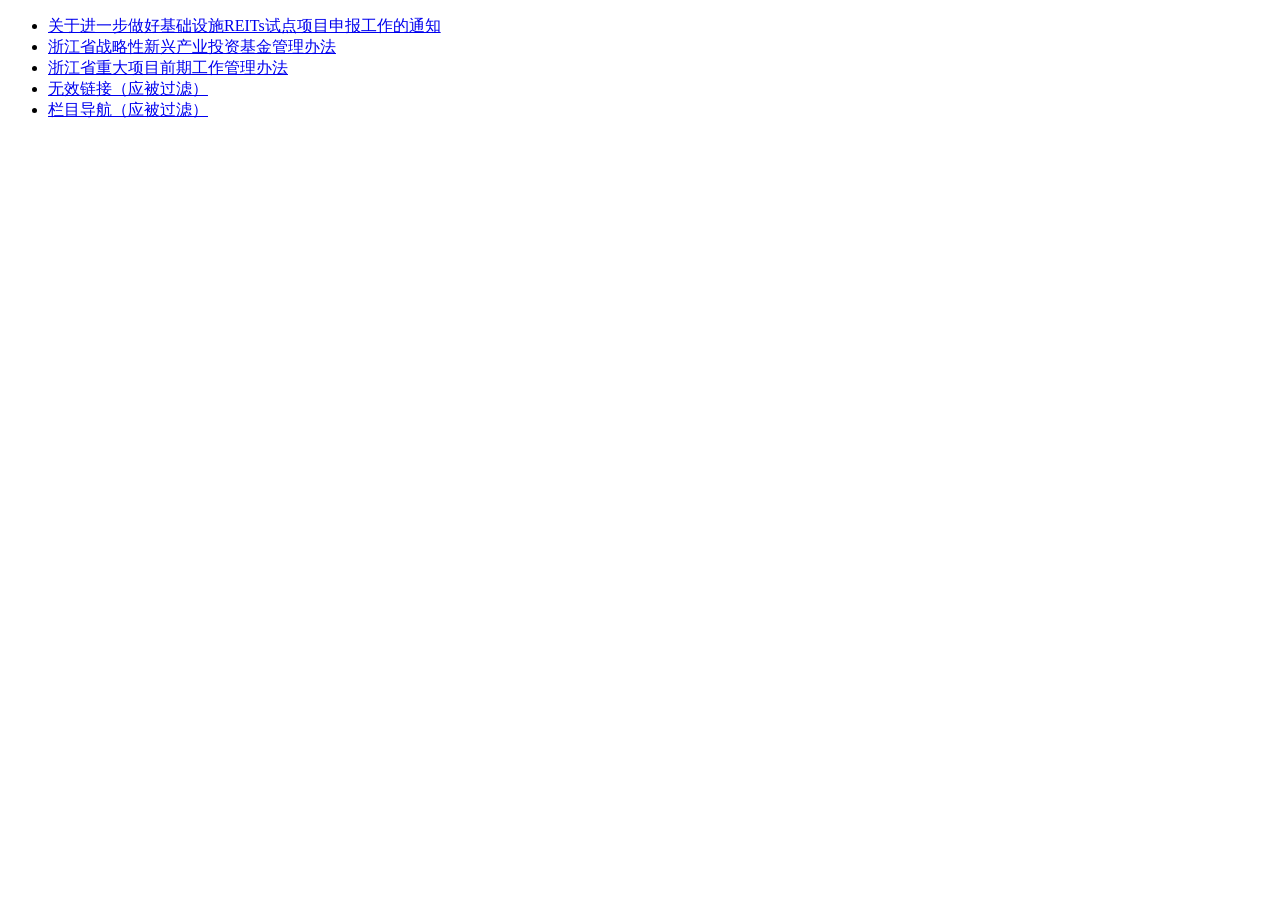
<file: samples/list.html>
<!DOCTYPE html>
<html lang="zh-CN">
<head><meta charset="UTF-8"><title>本地样例栏目列表</title></head>
<body>
<ul>
  <li><a href="./policies/ndrc_reits_2026.html">关于进一步做好基础设施REITs试点项目申报工作的通知</a></li>
  <li><a href="./policies/zj_fund_2026.html">浙江省战略性新兴产业投资基金管理办法</a></li>
  <li><a href="./policies/zj_major_projects_2025.html">浙江省重大项目前期工作管理办法</a></li>
  <li><a href="javascript:void(0)">无效链接（应被过滤）</a></li>
  <li><a href="/xxgk/zcfb/">栏目导航（应被过滤）</a></li>
</ul>
</body>
</html>
</file>
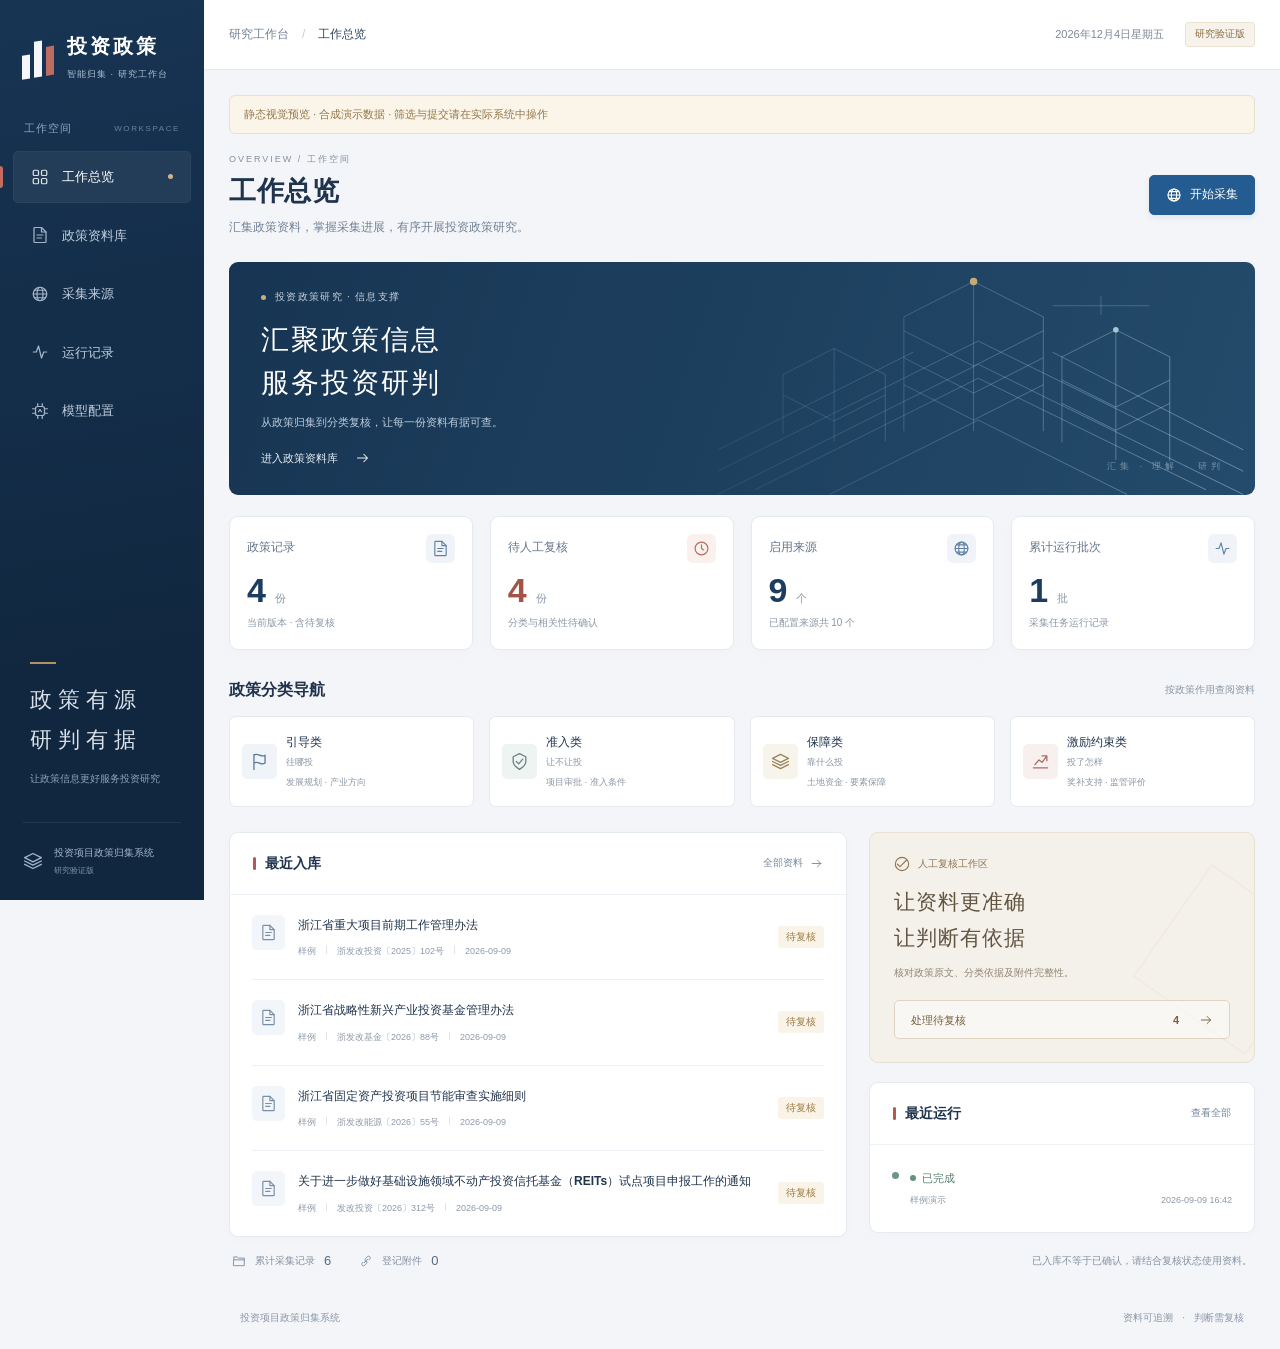
<file: docs/ui/preview.html>
<!DOCTYPE html><html lang="zh-CN"><head><meta charset="utf-8"><meta name="viewport" content="width=device-width, initial-scale=1"><title>投资政策工作台 · 界面预览</title><style>/* Investment policy workspace — sober institutional blue, paper white, restrained vermilion. */
:root {
  --navy:#142e4c;
  --navy-deep:#10253e;
  --blue:#245e98;
  --ink:#20344d;
  --muted:#738297;
  --line:#e5eaf0;
  --paper:#fff;
  --bg:#f3f5f8;
  --red:#b4524d;
  --gold:#b09564;
  --radius:9px;
  --shadow:0 3px 16px #17324f04
}
* {
  box-sizing:border-box
}
body {
  margin:0;
  color:var(--ink);
  background:var(--bg);
  font:14px/1.65 "Noto Sans CJK SC","Microsoft YaHei","PingFang SC",-apple-system,BlinkMacSystemFont,"Segoe UI",sans-serif;
  -webkit-font-smoothing:antialiased
}
a {
  color:var(--blue);
  text-decoration:none
}
button,input,select,textarea {
  font:inherit
}
button,a,input,select,summary {
  touch-action:manipulation
}
a:hover {
  color:#163e68
}
svg.icon {
  flex-shrink:0;
  vertical-align:middle
}
h1,h2,h3,p {
  margin:0
}
h1 {
  font-size:27px;
  line-height:1.4;
  font-weight:650;
  letter-spacing:.6px
}
h2 {
  font-size:16px;
  font-weight:650
}
h3 {
  font-size:14px;
  font-weight:550
}
input,select,textarea {
  color:var(--ink);
  background:white;
  border:1px solid #dbe2eb;
  border-radius:5px;
  padding:9px 12px;
  min-height:40px;
  max-width:100%
}
input::placeholder {
  color:#8995a5
}
input[type=checkbox] {
  min-height:0;
  accent-color:var(--blue)
}
input:focus,select:focus,textarea:focus {
  border-color:#4c7caa;
  outline:3px solid #245e9814
}
a:focus-visible,button:focus-visible,summary:focus-visible {
  outline:3px solid #a58043;
  outline-offset:4px
}
button {
  cursor:pointer
}
summary {
  cursor:pointer;
  color:var(--blue)
}
details[open] summary {
  margin-bottom:10px
}
.skip-link {
  position:fixed;
  left:12px;
  top:-80px;
  z-index:100;
  background:white;
  padding:10px 18px
}
.skip-link:focus {
  top:10px
}
.sidebar {
  position:fixed;
  inset:0 auto 0 0;
  width:230px;
  background:linear-gradient(170deg,#173453 0%,#11273f 75%);
  color:#ccd7e4;
  display:flex;
  flex-direction:column;
  z-index:20
}
.brand {
  display:flex;
  align-items:center;
  gap:14px;
  padding:32px 25px 35px;
  color:white
}
.brand:hover {
  color:white
}
.brand strong {
  display:block;
  font-size:22px;
  letter-spacing:3px;
  line-height:1.45;
  font-weight:650
}
.brand small {
  font-size:10px;
  color:#adbed1;
  letter-spacing:1px
}
.brand-mark {
  height:37px;
  width:34px;
  display:flex;
  align-items:flex-end;
  gap:4px;
  transform:skewY(-9deg)
}
.brand-mark i {
  width:8px;
  background:#f4f6fa;
  height:24px
}
.brand-mark i:nth-child(2) {
  height:36px
}
.brand-mark i:nth-child(3) {
  height:29px;
  background:#bf6b61
}
.nav-caption {
  display:flex;
  align-items:center;
  justify-content:space-between;
  margin:0 24px 14px;
  color:#8ea5bd;
  font-size:11px;
  letter-spacing:1px
}
.nav-caption span {
  font-size:8px;
  letter-spacing:1.6px;
  opacity:.7
}
.side-nav {
  padding:0 13px
}
.nav-item {
  position:relative;
  display:flex;
  align-items:center;
  gap:13px;
  padding:14px 17px;
  margin-bottom:7px;
  color:#becddd;
  font-size:13px;
  border:1px solid transparent;
  border-radius:5px;
  transition:background .18s
}
.nav-item .icon {
  width:18px;
  height:18px;
  opacity:.85
}
.nav-item:hover {
  color:#fff;
  background:#ffffff08
}
.nav-item.active {
  color:white;
  background:#ffffff10;
  border-color:#ffffff08
}
.nav-item.active:before {
  content:"";
  position:absolute;
  left:-14px;
  width:3px;
  height:22px;
  background:#c56c61;
  border-radius:0 3px 3px 0
}
.nav-indicator {
  margin-left:auto;
  width:5px;
  height:5px;
  border-radius:50%;
  background:#d0b786
}
.sidebar-note {
  margin:auto 30px 34px;
  padding-top:60px
}
.note-line {
  display:block;
  width:26px;
  height:2px;
  background:#af9363;
  margin-bottom:16px
}
.sidebar-note p {
  font-size:22px;
  font-family:"Noto Serif CJK SC","STSong","SimSun",serif;
  line-height:1.8;
  letter-spacing:6px;
  color:#d8e0e9
}
.sidebar-note small {
  display:block;
  font-size:10px;
  color:#8ea3bb;
  margin-top:12px
}
.sidebar-foot {
  display:flex;
  align-items:center;
  gap:11px;
  margin:0 23px;
  padding:22px 0;
  border-top:1px solid #ffffff12;
  font-size:10px;
  color:#a3b5c9
}
.sidebar-foot small {
  display:block;
  color:#7c94ae;
  margin-top:3px
}
.workspace {
  margin-left:230px;
  min-height:100vh;
  display:flex;
  flex-direction:column
}
.workspace-bar {
  height:70px;
  background:white;
  border-bottom:1px solid var(--line);
  padding:0 36px;
  display:flex;
  align-items:center;
  justify-content:space-between;
  gap:16px
}
.breadcrumb {
  font-size:12px;
  color:var(--muted);
  display:flex;
  align-items:center;
  gap:13px
}
.breadcrumb strong {
  font-weight:500;
  color:#31465f
}
.breadcrumb>span {
  color:#c3ccd6
}
.bar-meta {
  display:flex;
  gap:21px;
  align-items:center;
  color:#7c8999;
  font-size:11px
}
.edition {
  color:#8b6e43;
  background:#f7f3ec;
  border:1px solid #ece2d0;
  border-radius:3px;
  padding:3px 9px;
  font-size:10px
}
main {
  width:100%;
  max-width:1650px;
  margin:0 auto;
  padding:29px 36px 24px;
  flex:1;
  min-width:0
}
.page-heading {
  display:flex;
  justify-content:space-between;
  align-items:center;
  gap:20px;
  margin-bottom:25px
}
.eyebrow {
  font-size:9px;
  letter-spacing:2px;
  color:#8391a2;
  font-weight:500;
  margin-bottom:6px
}
.page-heading p {
  font-size:12px;
  color:var(--muted);
  margin-top:7px
}
.heading-action {
  flex-shrink:0
}
.foot {
  padding:16px 36px 22px;
  color:#8b97a7;
  font-size:10px;
  display:flex;
  justify-content:space-between
}
.footer-sep {
  margin:0 9px
}
.hero {
  min-height:223px;
  background:linear-gradient(108deg,#173553,#244b6b);
  border-radius:var(--radius);
  position:relative;
  overflow:hidden;
  padding:27px 32px;
  color:#fff;
  display:flex;
  justify-content:space-between
}
.hero-copy {
  position:relative;
  z-index:1
}
.hero-label {
  font-size:10px;
  color:#c4d0db;
  letter-spacing:1.3px;
  display:flex;
  align-items:center;
  gap:9px
}
.hero-label i {
  height:5px;
  width:5px;
  border-radius:50%;
  background:#c7ae7e
}
.hero h2 {
  font-size:28px;
  line-height:1.55;
  letter-spacing:2px;
  margin:12px 0 8px;
  font-weight:550
}
.hero p {
  color:#bdcddd;
  font-size:11px
}
.hero a {
  display:flex;
  align-items:center;
  gap:17px;
  color:#e7edf3;
  font-size:11px;
  margin-top:17px;
  width:fit-content
}
.hero a .icon {
  width:15px
}
.hero-art {
  position:absolute;
  width:53%;
  height:100%;
  right:0;
  bottom:0
}
.hero-art svg {
  width:100%;
  height:100%;
  object-fit:cover
}
.hero-art>span {
  position:absolute;
  right:31px;
  bottom:21px;
  font-size:9px;
  letter-spacing:4px;
  color:#afc0cf;
  opacity:.6
}
.metrics-grid {
  display:grid;
  grid-template-columns:repeat(4,minmax(0,1fr));
  gap:17px;
  margin:21px 0 27px
}
.metric {
  background:white;
  border:1px solid var(--line);
  border-radius:var(--radius);
  padding:19px 21px;
  box-shadow:var(--shadow)
}
.metric-top {
  display:flex;
  align-items:center;
  justify-content:space-between;
  color:#64758a;
  font-size:12px
}
.metric-icon {
  background:#f0f4f9;
  border-radius:6px;
  color:#6282a3;
  padding:6px;
  line-height:1
}
.metric-icon .icon {
  width:17px;
  height:17px
}
.metric-value {
  font-family:"Segoe UI",Arial,sans-serif;
  font-size:34px;
  line-height:1.4;
  font-weight:600;
  color:#1c3c60;
  margin:4px 0 1px;
  font-variant-numeric:tabular-nums
}
.metric-value>span {
  font:11px "Microsoft YaHei",sans-serif;
  color:#8b98a6;
  margin-left:9px
}
.metric-sub {
  font-size:10px;
  color:#8b98a6
}
.metric.attention .metric-icon {
  background:#faf1ee;
  color:#b56b5d
}
.metric.attention .metric-value {
  color:#a25449
}
.section-heading {
  display:flex;
  align-items:center;
  justify-content:space-between;
  margin-bottom:13px
}
.section-heading span {
  color:#8a97a6;
  font-size:10px
}
.category-grid {
  display:grid;
  grid-template-columns:repeat(4,minmax(0,1fr));
  gap:15px;
  margin-bottom:25px
}
.category-card {
  background:white;
  border:1px solid var(--line);
  border-radius:7px;
  padding:19px 17px;
  display:flex;
  align-items:center;
  gap:11px;
  color:var(--ink);
  transition:border-color .2s,transform .2s
}
.category-card:hover {
  border-color:#bbc9d7;
  transform:translateY(-2px)
}
.category-icon {
  color:#577b9f;
  background:#f0f4f8;
  border-radius:5px;
  display:flex;
  padding:8px
}
.category-icon .icon {
  width:19px;
  height:19px
}
.category-card h3 {
  font-size:12px;
  white-space:nowrap
}
.category-card h3 span {
  font-size:9px;
  margin-left:7px;
  color:#8693a3;
  font-weight:400
}
.category-card p {
  font-size:9px;
  color:#8a97a5;
  margin-top:5px;
  white-space:nowrap
}
.category-arrow {
  margin-left:auto;
  width:13px;
  height:13px;
  color:#a3afbb
}
.access .category-icon {
  color:#68867f;
  background:#eef4f2
}
.guarantee .category-icon {
  color:#9a835c;
  background:#f7f4ec
}
.incentive .category-icon {
  color:#a76e65;
  background:#f8f0ee
}
.dashboard-columns {
  display:grid;
  grid-template-columns:minmax(0,1.8fr) minmax(280px,1fr);
  gap:22px;
  align-items:start
}
.panel {
  background:white;
  border:1px solid var(--line);
  border-radius:var(--radius);
  box-shadow:var(--shadow);
  min-width:0;
  overflow:hidden
}
.panel-heading {
  display:flex;
  align-items:center;
  justify-content:space-between;
  gap:15px;
  padding:19px 23px;
  border-bottom:1px solid #edf0f4
}
.panel-heading h2 {
  font-size:14px;
  position:relative;
  padding-left:12px
}
.panel-heading h2:before {
  content:"";
  position:absolute;
  left:0;
  top:5px;
  width:3px;
  height:13px;
  background:#b55850;
  border-radius:2px
}
.text-link {
  font-size:10px;
  white-space:nowrap;
  color:#74879c
}
.text-link .icon {
  width:13px;
  height:13px;
  margin-left:4px
}
.policy-feed {
  padding:0 22px
}
.feed-row {
  display:flex;
  align-items:center;
  gap:13px;
  padding:20px 0;
  border-bottom:1px solid #eef1f5;
  color:var(--ink)
}
.feed-row:last-child {
  border-bottom:0
}
.feed-row:hover h3 {
  color:var(--blue)
}
.document-icon {
  background:#f2f5f9;
  color:#788fa6;
  padding:9px 8px;
  border-radius:5px;
  line-height:1;
  align-self:flex-start
}
.document-icon .icon {
  width:17px;
  height:17px
}
.feed-content {
  flex:1;
  min-width:0
}
.feed-content h3 {
  font-size:12px;
  line-height:1.8;
  display:-webkit-box;
  -webkit-line-clamp:2;
  -webkit-box-orient:vertical;
  overflow:hidden
}
.feed-content p {
  display:flex;
  gap:10px;
  flex-wrap:wrap;
  font-size:9px;
  color:#8c99a9;
  margin-top:8px
}
.feed-content p>span+span:before {
  content:"";
  display:inline-block;
  height:8px;
  width:1px;
  background:#dfe5ed;
  margin-right:10px
}
.feed-row .tag {
  align-self:center;
  flex-shrink:0
}
.dashboard-aside {
  display:grid;
  gap:19px
}
.review-callout {
  padding:23px 24px;
  background:#f4f0ea;
  border:1px solid #e9e0d3;
  border-radius:var(--radius);
  position:relative;
  overflow:hidden
}
.review-callout:after {
  content:"";
  position:absolute;
  width:135px;
  height:135px;
  border:1px solid #b69c701a;
  transform:rotate(35deg);
  right:-43px;
  top:58px;
  pointer-events:none
}
.callout-top {
  display:flex;
  align-items:center;
  gap:8px;
  font-size:10px;
  color:#90764f
}
.callout-top .icon {
  width:16px;
  height:16px
}
.review-callout h3 {
  font-family:"Noto Serif CJK SC","STSong","SimSun",serif;
  font-size:21px;
  line-height:1.7;
  letter-spacing:1px;
  margin:13px 0 8px;
  color:#615440
}
.review-callout p {
  font-size:10px;
  color:#928573
}
.review-callout .btn {
  margin-top:19px;
  display:flex;
  justify-content:space-between;
  border-color:#dfd4c1;
  color:#78613f;
  background:#ffffff70;
  font-size:11px;
  position:relative;
  z-index:1
}
.review-callout .btn>span {
  margin-left:auto;
  margin-right:12px;
  font-weight:600
}
.review-callout .btn .icon {
  width:14px
}
.run-feed {
  padding:5px 22px 9px
}
.run-item {
  display:flex;
  align-items:flex-start;
  gap:11px;
  padding:15px 0;
  position:relative
}
.run-item:not(:last-child):after {
  position:absolute;
  left:3px;
  top:29px;
  bottom:-11px;
  width:1px;
  background:#e7ecf2;
  content:""
}
.timeline-dot {
  position:relative;
  z-index:1;
  width:7px;
  height:7px;
  background:#899bae;
  border-radius:50%;
  margin-top:7px;
  flex-shrink:0
}
.timeline-dot.ok {
  background:#6c9685
}
.timeline-dot.failed {
  background:#b86b61
}
.timeline-dot.partial {
  background:#b79b6a
}
.run-item>div {
  width:100%;
  min-width:0
}
.run-item p {
  display:flex;
  gap:10px;
  justify-content:space-between;
  font-size:9px;
  color:#8c98a6;
  margin-top:5px
}
.overview-strip {
  display:flex;
  align-items:center;
  gap:28px;
  padding:16px 3px 0;
  font-size:10px;
  color:#8492a3;
  flex-wrap:wrap
}
.overview-strip>div {
  display:flex;
  gap:9px;
  align-items:center
}
.overview-strip .icon {
  width:14px;
  height:14px
}
.overview-strip strong {
  font:500 13px "Segoe UI",sans-serif;
  color:#556c83
}
.overview-strip>p {
  margin-left:auto
}
.btn {
  display:inline-flex;
  align-items:center;
  justify-content:center;
  gap:8px;
  padding:9px 16px;
  border:1px solid #d5dee8;
  border-radius:5px;
  background:white;
  color:#4e627a;
  font-size:12px;
  min-height:39px;
  white-space:nowrap;
  font-weight:500;
  transition:background .16s,border-color .16s
}
.btn .icon {
  width:16px;
  height:16px
}
.btn:hover {
  background:#f3f6fa;
  color:#27496b;
  border-color:#b7c8d9
}
.btn.primary {
  background:#245b90;
  border-color:#245b90;
  color:white;
  box-shadow:0 3px 6px #1e528514
}
.btn.primary:hover {
  background:#184a7b
}
.btn.ok {
  background:#f0f6f3;
  color:#48795f;
  border-color:#ccdfd5
}
.btn.warn {
  background:#faf1ed;
  color:#a46948;
  border-color:#ead7c9
}
.btn.sm {
  padding:6px 10px;
  min-height:32px;
  font-size:11px
}
.tag,.chip {
  display:inline-block;
  font-size:10px;
  line-height:1.8;
  padding:2px 8px;
  border-radius:3px;
  white-space:nowrap;
  background:#edf2f8;
  color:#587898;
  font-weight:400
}
.tag.warn {
  background:#faf3e7;
  color:#9b7a41
}
.tag.bad {
  background:#faeeed;
  color:#ad645e
}
.tag.ok {
  background:#edf5f1;
  color:#548772
}
.chip {
  margin:3px 5px 0 0
}
.status-pill {
  display:inline-flex;
  align-items:center;
  gap:6px;
  font-size:11px;
  color:#63758a;
  white-space:nowrap
}
.status-pill>i,.dot {
  width:6px;
  height:6px;
  border-radius:50%;
  display:inline-block;
  background:#94a4b5
}
.status-pill.ok {
  color:#56816c
}
.status-pill.ok>i,.dot.ok {
  background:#63927a
}
.status-pill.partial {
  color:#9c8255
}
.status-pill.partial>i,.dot.partial {
  background:#b79b6a
}
.status-pill.failed {
  color:#ad645e
}
.status-pill.failed>i,.dot.failed {
  background:#b96860
}
.status-pill.running {
  color:#3f77a9
}
.status-pill.running>i,.dot.running {
  background:#598dc0
}
.empty-state {
  text-align:center;
  padding:48px 24px
}
.empty-icon {
  display:inline-flex;
  align-items:center;
  justify-content:center;
  width:55px;
  height:55px;
  border-radius:50%;
  background:#f2f5f9;
  color:#8b9fb4;
  margin-bottom:13px
}
.empty-icon .icon {
  width:25px;
  height:25px
}
.empty-state h3 {
  color:#75879a;
  font-size:13px
}
.empty-state p {
  color:#98a3af;
  font-size:11px;
  margin-top:7px
}
.empty {
  padding:30px;
  color:#8b98a7;
  font-size:12px;
  text-align:center
}
.flash,.hint,.preview-banner {
  padding:13px 17px;
  border:1px solid #dfe8f0;
  border-radius:6px;
  background:#edf3f8;
  font-size:12px;
  color:#657c92;
  margin-bottom:18px;
  line-height:1.9
}
.flash.ok {
  background:#edf5f0;
  color:#47785e;
  border-color:#cfe1d6
}
.flash.warn,.preview-banner {
  background:#faf4e9;
  color:#957749;
  border-color:#ece0c8
}
.preview-banner {
  font-size:11px;
  padding:8px 14px
}
.notice {
  display:flex;
  gap:11px;
  align-items:flex-start;
  background:#edf3f8;
  padding:16px 19px;
  border:1px solid #dfe8f0;
  border-radius:7px;
  font-size:12px;
  color:#657c92;
  margin-bottom:22px
}
.notice .icon {
  color:#819ab3;
  margin-top:1px;
  width:17px;
  flex-shrink:0
}
.notice strong {
  display:block;
  font-weight:500;
  color:#4c6b88;
  margin-bottom:3px
}
.notice p {
  font-size:11px
}
.dim,.meta,.id {
  color:#8b98a7;
  font-size:11px
}
.mono {
  font-family:Consolas,"SFMono-Regular",monospace;
  font-size:11px;
  overflow-wrap:anywhere
}
.sm {
  font-size:11px
}
.id {
  white-space:nowrap
}
.id .dim {
  display:block;
  font-size:9px
}
.meta {
  white-space:nowrap
}
.table-scroll {
  overflow:auto
}
.table-scroll:focus-visible {
  outline:2px solid #b09564;
  outline-offset:-2px
}
table.list {
  width:100%;
  border-collapse:collapse;
  text-align:left
}
table.list th {
  padding:14px 18px;
  background:#f8fafc;
  color:#7d8b9c;
  font-size:10px;
  font-weight:500;
  white-space:nowrap;
  border-bottom:1px solid var(--line)
}
table.list td {
  padding:18px;
  border-bottom:1px solid #edf0f4;
  vertical-align:top;
  font-size:11px;
  line-height:1.9
}
table.list tr:last-child td {
  border-bottom:0
}
table.list tbody tr:hover {
  background:#fafbfd
}
td.tt {
  min-width:230px;
  max-width:420px
}
td.tt a {
  font-size:12px;
  color:#324c68;
  font-weight:500
}
.list .mono {
  font-size:10px
}
.table-caption {
  display:flex;
  justify-content:space-between;
  gap:12px;
  padding:17px 20px;
  border-bottom:1px solid var(--line);
  align-items:center
}
.table-caption h2 {
  font-size:13px
}
.table-caption span {
  font-size:10px;
  color:#8b97a6
}
.filter-panel {
  padding:21px 23px;
  margin-bottom:21px
}
.filter-panel h2 {
  font-size:12px;
  margin-bottom:15px
}
.filter {
  display:flex;
  align-items:center;
  gap:10px;
  flex-wrap:wrap
}
.filter input {
  min-width:200px;
  flex:1
}
.filter select {
  min-width:130px;
  font-size:11px
}
.filter input {
  font-size:12px
}
.filter .search-field {
  display:flex;
  align-items:center;
  position:relative;
  flex:1;
  min-width:220px
}
.search-field .icon {
  position:absolute;
  left:12px;
  width:16px;
  height:16px;
  color:#9aa8b7
}
.search-field input {
  padding-left:37px;
  width:100%
}
.pager {
  display:flex;
  align-items:center;
  justify-content:flex-end;
  gap:14px;
  padding:17px 22px;
  border-top:1px solid var(--line)
}
.pg {
  font-size:11px;
  color:#8290a0
}
.source-site {
  font-size:12px;
  font-weight:500;
  color:#314a65
}
.source-code {
  font-size:10px;
  color:#96a2af;
  margin-top:4px
}
.source-notes {
  max-width:340px;
  margin-top:10px;
  font-size:10px;
  color:#8998a8
}
.source-notes summary {
  color:#7d8da0
}
.source-error {
  color:#af6a5c;
  margin-top:8px;
  overflow-wrap:anywhere;
  max-width:300px
}
.source-actions {
  display:flex;
  gap:7px;
  align-items:center
}
.source-actions select {
  font-size:10px;
  padding:6px;
  min-height:32px
}
.source-link {
  display:inline-flex;
  gap:5px;
  align-items:center;
  font-size:10px;
  margin-top:7px
}
.source-link .icon {
  width:12px;
  height:12px
}
.crumb {
  margin-bottom:16px;
  font-size:12px
}
.detail-head {
  background:#fff;
  border:1px solid var(--line);
  border-top:3px solid #b35d55;
  border-radius:6px;
  padding:29px 33px
}
.detail-head h1 {
  font:600 23px/1.7 "Noto Serif CJK SC","STSong","SimSun",serif;
  letter-spacing:.5px;
  max-width:1000px;
  margin:12px 0 22px
}
.document-label {
  font-size:10px;
  letter-spacing:2px;
  color:#a16a60
}
.meta-line {
  display:flex;
  flex-wrap:wrap;
  gap:10px 25px;
  border-top:1px solid #edf0f4;
  padding-top:18px
}
.meta-line .kv {
  font-size:11px;
  color:#7b8a9b
}
.meta-line b {
  font-weight:500;
  color:#4b6179
}
.cats {
  margin-top:17px
}
.document-layout {
  display:grid;
  grid-template-columns:minmax(0,1fr) 300px;
  gap:23px;
  align-items:start;
  margin-top:22px
}
.document-body {
  padding:27px 32px
}
.document-body h2 {
  font-size:14px;
  margin-bottom:22px;
  display:flex;
  align-items:center;
  gap:8px
}
.document-body h2 .icon {
  width:16px;
  color:#8093a7
}
pre.content {
  white-space:pre-wrap;
  overflow-wrap:anywhere;
  word-break:break-word;
  font-family:"Noto Serif CJK SC","STSong","SimSun",serif;
  font-size:15px;
  line-height:2.3;
  color:#374c63;
  max-height:800px;
  overflow:auto;
  margin:0
}
.document-aside {
  display:grid;
  gap:18px
}
.review {
  background:#fff;
  border:1px solid var(--line);
  border-radius:var(--radius);
  padding:23px
}
.review-title {
  font-size:14px;
  font-weight:600;
  margin-bottom:14px
}
.review-row {
  display:flex;
  gap:9px;
  flex-wrap:wrap
}
.review-row .btn {
  font-size:11px
}
.review-categories {
  margin:17px 0;
  display:grid;
  grid-template-columns:1fr 1fr;
  gap:9px
}
.chk {
  font-size:11px;
  color:#697d92;
  display:flex;
  gap:6px;
  align-items:center
}
.reason {
  font-size:11px;
  color:#75869a;
  line-height:1.9;
  margin-top:17px;
  overflow-wrap:anywhere
}
.reason b {
  display:block;
  color:#51697f;
  font-weight:500;
  margin-bottom:5px
}
.review.done {
  background:#f3f8f5;
  border-color:#dce9e1
}
.detail-block {
  padding:20px 23px
}
.detail-block h2 {
  font-size:13px;
  margin-bottom:14px
}
.detail-block p {
  font-size:11px;
  overflow-wrap:anywhere;
  color:#76869a;
  margin-bottom:10px
}
.attachment-table {
  margin-top:22px
}
.attachment-table pre.content {
  max-height:400px;
  font-size:12px;
  padding:14px;
  background:#fafbfd;
  border:1px solid var(--line);
  border-radius:4px
}
.attachment-table .hint {
  font-size:10px;
  margin:8px 0;
  padding:7px 10px
}
.settings-layout {
  display:grid;
  grid-template-columns:minmax(0,1.7fr) minmax(250px,1fr);
  gap:24px;
  align-items:start
}
.settings-form {
  padding:26px 28px
}
.form-grid {
  display:grid;
  grid-template-columns:1fr 1fr;
  gap:23px
}
.form-field {
  display:flex;
  flex-direction:column;
  gap:8px
}
.form-field.full {
  grid-column:1/-1
}
.form-field label {
  font-size:12px;
  color:#536b82
}
.form-field input,.form-field select {
  width:100%;
  font-size:12px
}
.form-field small {
  font-size:10px;
  color:#93a0af
}
.form-actions {
  display:flex;
  align-items:center;
  gap:12px;
  margin-top:25px;
  padding-top:23px;
  border-top:1px solid var(--line)
}
.settings-aside {
  padding:25px
}
.settings-aside h2 {
  font-size:14px;
  margin-bottom:17px
}
.settings-step {
  display:flex;
  gap:13px;
  margin-top:20px
}
.settings-step>span {
  font:500 12px "Segoe UI",sans-serif;
  color:#9b845b;
  padding-top:3px
}
.settings-step h3 {
  font-size:12px;
  margin-bottom:5px
}
.settings-step p {
  font-size:11px;
  color:#8492a3;
  line-height:1.9
}
.config-status {
  display:flex;
  align-items:center;
  justify-content:space-between;
  gap:12px;
  padding:17px 23px;
  border-bottom:1px solid var(--line);
  font-size:12px
}
.settings-check {
  padding:20px 25px;
  border-top:1px solid var(--line)
}
.settings-check p {
  font-size:10px;
  color:#91a0af;
  margin-top:10px
}
.settings-check .btn {
  width:100%
}
@media(min-width:1600px) {
  main {
    padding-top:34px
  }
  .hero {
    min-height:240px
  }
  .hero h2 {
    font-size:31px
  }
  .category-card h3 {
    font-size:13px
  }
  .category-card p {
    font-size:10px
  }
  .feed-content h3 {
    font-size:13px
  }
}
@media(max-width:1280px) {
  .sidebar {
    width:204px
  }
  .workspace {
    margin-left:204px
  }
  .brand {
    padding-left:22px;
    gap:11px
  }
  .brand strong {
    font-size:20px
  }
  .brand small {
    font-size:9px
  }
  main {
    padding:25px
  }
  .workspace-bar {
    padding:0 25px
  }
  .category-card {
    padding:16px 12px;
    gap:9px
  }
  .category-card h3 span {
    display:block;
    margin:2px 0
  }
  .category-arrow {
    display:none
  }
  .metric {
    padding:17px
  }
  .dashboard-columns {
    grid-template-columns:minmax(0,1.6fr) minmax(260px,1fr)
  }
  .document-layout {
    grid-template-columns:minmax(0,1fr) 280px
  }
  .form-grid {
    grid-template-columns:1fr
  }
  .form-field.full {
    grid-column:auto
  }
}
@media(max-width:1020px) {
  .sidebar {
    width:185px
  }
  .workspace {
    margin-left:185px
  }
  .nav-caption {
    margin:0 21px 12px
  }
  .nav-caption span {
    display:none
  }
  .brand strong {
    font-size:19px;
    letter-spacing:2px
  }
  .brand-mark {
    width:27px;
    gap:3px
  }
  .brand-mark i {
    width:7px
  }
  .brand {
    padding:29px 20px
  }
  .brand small {
    font-size:8px;
    letter-spacing:0
  }
  .dashboard-columns,.settings-layout {
    grid-template-columns:1fr
  }
  .dashboard-aside {
    grid-template-columns:1fr 1fr
  }
  .hero-art {
    opacity:.65
  }
  .category-grid {
    grid-template-columns:repeat(2,minmax(0,1fr))
  }
  .category-card h3 span {
    display:inline-block;
    margin-left:10px
  }
  .metrics-grid {
    gap:11px
  }
  .metric {
    padding:15px 12px
  }
  .metric-sub {
    font-size:9px
  }
  .metric-value {
    font-size:29px
  }
  .document-layout {
    grid-template-columns:1fr
  }
  .document-aside {
    grid-template-columns:1fr 1fr
  }
  .sidebar-note {
    margin-left:25px
  }
  .bar-meta time {
    display:none
  }
  .overview-strip>p {
    margin-left:0
  }
}
@media(max-width:700px) {
  .sidebar {
    position:relative;
    width:100%;
    background:#16314e
  }
  .workspace {
    margin-left:0
  }
  .brand {
    padding:17px 20px
  }
  .brand strong {
    font-size:19px
  }
  .brand small {
    font-size:10px
  }
  .brand-mark {
    height:30px
  }
  .brand-mark i:nth-child(2) {
    height:30px
  }
  .brand-mark i:nth-child(3) {
    height:25px
  }
  .nav-caption,.sidebar-note,.sidebar-foot {
    display:none
  }
  .side-nav {
    display:flex;
    overflow-x:auto;
    gap:3px;
    padding:0 12px 10px
  }
  .nav-item {
    flex:1;
    min-width:68px;
    flex-direction:column;
    gap:5px;
    padding:10px 7px;
    margin-bottom:0;
    font-size:10px
  }
  .nav-item .icon {
    width:17px;
    height:17px
  }
  .nav-indicator {
    display:none
  }
  .nav-item.active:before {
    left:calc(50% - 10px);
    bottom:0;
    width:20px;
    height:2px;
    border-radius:3px
  }
  .workspace-bar {
    height:52px;
    padding:0 19px
  }
  .breadcrumb {
    font-size:10px;
    gap:9px
  }
  main {
    padding:21px 16px
  }
  .page-heading {
    align-items:flex-start;
    gap:12px;
    margin-bottom:20px
  }
  .page-heading h1 {
    font-size:23px
  }
  .page-heading p {
    font-size:11px;
    max-width:270px
  }
  .eyebrow {
    font-size:8px
  }
  .heading-action .btn {
    font-size:10px;
    padding:8px 11px;
    min-height:34px
  }
  .heading-action .icon {
    display:none
  }
  .hero {
    padding:24px;
    min-height:231px
  }
  .hero h2 {
    font-size:25px
  }
  .hero p {
    font-size:10px;
    max-width:225px
  }
  .hero-art {
    width:80%;
    right:-100px;
    opacity:.35
  }
  .hero-art>span {
    display:none
  }
  .hero-label {
    font-size:9px
  }
  .metrics-grid {
    grid-template-columns:repeat(2,minmax(0,1fr));
    gap:11px;
    margin:16px 0 23px
  }
  .metric {
    padding:15px
  }
  .metric-top {
    font-size:11px
  }
  .metric-value {
    font-size:30px
  }
  .category-grid {
    gap:10px
  }
  .category-card {
    padding:15px 11px;
    gap:8px
  }
  .category-icon {
    padding:6px
  }
  .category-icon .icon {
    width:17px;
    height:17px
  }
  .category-card h3 {
    font-size:11px
  }
  .category-card h3 span {
    display:none
  }
  .category-card p {
    font-size:8px
  }
  .section-heading h2 {
    font-size:14px
  }
  .section-heading span {
    font-size:9px
  }
  .dashboard-columns {
    gap:16px
  }
  .dashboard-aside {
    grid-template-columns:1fr
  }
  .panel-heading {
    padding:16px
  }
  .policy-feed {
    padding:0 16px
  }
  .feed-row {
    gap:10px;
    padding:16px 0
  }
  .document-icon {
    display:none
  }
  .feed-content h3 {
    font-size:11px
  }
  .feed-content p {
    font-size:8px;
    gap:6px
  }
  .feed-row .tag {
    font-size:8px;
    padding:2px 5px
  }
  .overview-strip {
    gap:16px
  }
  .overview-strip>p {
    font-size:9px
  }
  .foot {
    padding:12px 17px 22px;
    font-size:8px;
    gap:14px
  }
  .filter-panel {
    padding:18px 16px
  }
  .filter select {
    flex:1;
    min-width:calc(50% - 10px)
  }
  .filter .search-field {
    min-width:100%
  }
  .table-scroll table {
    min-width:760px
  }
  .table-caption {
    padding:16px
  }
  .table-caption span {
    font-size:9px
  }
  .document-layout {
    gap:16px
  }
  .document-aside {
    grid-template-columns:1fr
  }
  .detail-head {
    padding:23px 20px
  }
  .detail-head h1 {
    font-size:20px
  }
  .document-body {
    padding:23px 20px
  }
  pre.content {
    font-size:14px;
    line-height:2.2
  }
  .meta-line {
    gap:9px 15px
  }
  .settings-form {
    padding:21px
  }
  .settings-layout {
    gap:16px
  }
  .form-actions {
    flex-wrap:wrap
  }
  .notice {
    padding:14px
  }
  .notice p {
    font-size:10px
  }
}
@media(prefers-reduced-motion:reduce) {
  * {
    transition:none!important;
    scroll-behavior:auto!important
  }
  .category-card:hover {
    transform:none
  }
}
/* Document and configuration finishing details. */
.source-name {
  display:block;
  font-size:13px;
  font-weight:550
}
.source-column {
  font-size:11px;
  color:var(--muted);
  margin:3px 0
}
.source-url {
  font-size:10px
}
.source-url .icon,.attachment-actions .icon,.trace-item .icon {
  width:12px;
  height:12px
}
.source-note {
  font-size:10px;
  margin-top:9px;
  max-width:430px
}
.source-error {
  font-size:11px;
  color:#a2554b;
  margin-top:8px;
  overflow-wrap:anywhere
}
.source-actions {
  display:flex;
  gap:8px;
  align-items:center
}
.source-actions select {
  font-size:11px;
  padding:7px;
  min-height:34px
}
.source-table td:first-child {
  width:40%
}
.below-panel {
  margin-top:17px
}
.detail-toolbar {
  display:flex;
  justify-content:space-between;
  align-items:center;
  margin-bottom:20px;
  font-size:11px
}
.document-main {
  display:grid;
  gap:20px;
  min-width:0;
  align-content:start
}
.document-aside {
  align-content:start
}
.review-body,.trace-body {
  padding:20px
}
.review-primary {
  display:flex;
  gap:8px;
  margin-top:20px
}
.review-primary .btn {
  flex:1;
  padding:9px 7px;
  font-size:11px
}
.review-adjust {
  border-top:1px solid var(--line);
  padding-top:20px;
  margin-top:20px
}
.review-adjust h3 {
  font-size:12px;
  margin-bottom:12px
}
.checkbox-grid {
  display:grid;
  grid-template-columns:1fr 1fr;
  gap:12px 6px;
  margin-bottom:17px
}
.chk {
  display:flex;
  align-items:center;
  gap:6px;
  font-size:11px
}
.reason {
  font-size:12px;
  line-height:1.9;
  margin-top:19px;
  color:#65758a
}
.reason b {
  display:block;
  font-weight:550;
  color:#344b64;
  margin-bottom:5px
}
.reason p {
  overflow-wrap:anywhere
}
.review-complete {
  padding:12px;
  background:#f2f6f4;
  border-radius:5px;
  font-size:11px;
  color:#578271;
  margin-top:18px
}
.review-complete .icon {
  width:15px;
  height:15px
}
.model-trace,.history-details {
  font-size:11px;
  border-top:1px solid var(--line);
  padding-top:14px;
  margin-top:20px
}
.trace-item {
  font-size:11px;
  padding:12px 0;
  border-bottom:1px solid #eef1f5;
  overflow-wrap:anywhere
}
.trace-item:first-child {
  padding-top:0
}
.trace-item:last-child {
  border:0
}
.trace-item small {
  color:var(--muted)
}
.trace-item a {
  font-size:10px
}
.attachment-list {
  padding:0 24px
}
.attachment-item {
  padding:20px 0;
  border-bottom:1px solid var(--line)
}
.attachment-item:last-child {
  border:0
}
.attachment-title {
  display:flex;
  align-items:center;
  gap:10px;
  font-size:12px;
  overflow-wrap:anywhere
}
.attachment-title .icon {
  width:18px;
  height:18px;
  color:#708ca9
}
.attachment-title strong {
  font-weight:500
}
.attachment-actions {
  display:flex;
  gap:18px;
  font-size:11px;
  margin:10px 0
}
.attachment-item details {
  font-size:11px
}
.inline-empty {
  padding:25px;
  color:var(--muted);
  font-size:12px
}
.settings-steps {
  padding:23px
}
.settings-step {
  display:flex;
  gap:15px;
  margin-bottom:24px
}
.settings-step:last-child {
  margin-bottom:0
}
.settings-step>span {
  color:#9c896a;
  font-size:12px;
  font-family:Arial,sans-serif;
  padding-top:2px
}
.settings-step h3 {
  font-size:12px;
  margin-bottom:6px
}
.settings-step p {
  font-size:11px;
  color:var(--muted);
  line-height:1.9
}
.settings-check {
  padding:23px
}
.settings-check form {
  margin-top:20px
}
.settings-check .btn {
  font-size:11px;
  width:100%
}
.config-status {
  display:flex;
  gap:10px;
  align-items:center;
  margin-bottom:12px
}
.config-status .icon {
  width:19px;
  height:19px;
  color:#6585a5
}
.form-field small {
  font-size:10px;
  color:var(--muted);
  font-weight:400;
  line-height:1.8
}
.form-field.full {
  grid-column:1/-1
}
.run-table td,.run-table th {
  white-space:nowrap
}
.run-table td:last-child {
  white-space:normal;
  min-width:180px
}
.run-table td:nth-child(2) {
  max-width:190px;
  overflow-wrap:anywhere;
  white-space:normal
}
.filter-panel {
  margin-bottom:21px
}
.table-caption {
  display:flex;
  justify-content:space-between;
  align-items:center;
  gap:15px
}
.table-caption h2 {
  font-size:14px
}
.table-caption span {
  color:var(--muted);
  font-size:10px
}
@media(max-width:700px) {
  .detail-toolbar {
    font-size:10px
  }
  .source-actions {
    flex-direction:column;
    align-items:stretch
  }
  .table-caption {
    align-items:flex-start
  }
  .table-caption span {
    max-width:58%;
    text-align:right
  }
  .settings-steps {
    padding:20px
  }
  .document-main {
    gap:16px
  }
  .detail-head .meta-line {
    display:flex;
    flex-direction:column;
    align-items:flex-start
  }
  .attachment-title {
    flex-wrap:wrap
  }
  .document-label {
    font-size:10px
  }
}
.settings-aside {
  padding:0;
  display:grid;
  gap:20px
}
.config-status {
  padding:0;
  border:0;
  justify-content:flex-start
}
.settings-aside .panel-heading h2 {
  margin:0
}
.settings-step {
  margin-top:0
}
.meta-line>span {
  font-size:11px;
  color:#7b8a9b
}
</style></head><body><noscript>请启用 JavaScript 查看静态视觉预览。</noscript><script>
const pages={"overview": "\n<a class=\"skip-link\" href=\"#main-content\">跳至主要内容<\/a>\n<aside aria-label=\"主导航\" class=\"sidebar\">\n<a class=\"brand\" href=\"#overview\"><span aria-hidden=\"true\" class=\"brand-mark\"><i><\/i><i><\/i><i><\/i><\/span><span><strong>投资政策<\/strong><small>智能归集 · 研究工作台<\/small><\/span><\/a>\n<div class=\"nav-caption\">工作空间 <span>WORKSPACE<\/span><\/div>\n<nav class=\"side-nav\">\n<a aria-current=\"page\" class=\"nav-item active\" href=\"#overview\"><svg aria-hidden=\"true\" class=\"icon\" fill=\"none\" height=\"20\" stroke=\"currentColor\" stroke-linecap=\"round\" stroke-linejoin=\"round\" stroke-width=\"1.65\" viewbox=\"0 0 24 24\" width=\"20\">\n<rect height=\"7\" rx=\"1.5\" width=\"7\" x=\"3\" y=\"3\"><\/rect><rect height=\"7\" rx=\"1.5\" width=\"7\" x=\"14\" y=\"3\"><\/rect><rect height=\"7\" rx=\"1.5\" width=\"7\" x=\"3\" y=\"14\"><\/rect><rect height=\"7\" rx=\"1.5\" width=\"7\" x=\"14\" y=\"14\"><\/rect>\n<\/svg><span>工作总览<\/span><span class=\"nav-indicator\"><\/span><\/a>\n<a class=\"nav-item\" href=\"#policies\"><svg aria-hidden=\"true\" class=\"icon\" fill=\"none\" height=\"20\" stroke=\"currentColor\" stroke-linecap=\"round\" stroke-linejoin=\"round\" stroke-width=\"1.65\" viewbox=\"0 0 24 24\" width=\"20\">\n<path d=\"M14 2H5a1 1 0 0 0-1 1v18a1 1 0 0 0 1 1h14a1 1 0 0 0 1-1V8z\"><\/path><path d=\"M14 2v6h6M8 12h8M8 16h6\"><\/path>\n<\/svg><span>政策资料库<\/span><\/a>\n<a class=\"nav-item\" href=\"#sources\"><svg aria-hidden=\"true\" class=\"icon\" fill=\"none\" height=\"20\" stroke=\"currentColor\" stroke-linecap=\"round\" stroke-linejoin=\"round\" stroke-width=\"1.65\" viewbox=\"0 0 24 24\" width=\"20\">\n<circle cx=\"12\" cy=\"12\" r=\"9\"><\/circle><ellipse cx=\"12\" cy=\"12\" rx=\"4\" ry=\"9\"><\/ellipse><path d=\"M3 12h18M5 7h14M5 17h14\"><\/path>\n<\/svg><span>采集来源<\/span><\/a>\n<a class=\"nav-item\" href=\"#runs\"><svg aria-hidden=\"true\" class=\"icon\" fill=\"none\" height=\"20\" stroke=\"currentColor\" stroke-linecap=\"round\" stroke-linejoin=\"round\" stroke-width=\"1.65\" viewbox=\"0 0 24 24\" width=\"20\">\n<path d=\"M3 12h4l3-8 4 16 3-8h4\"><\/path>\n<\/svg><span>运行记录<\/span><\/a>\n<a class=\"nav-item\" href=\"#model\"><svg aria-hidden=\"true\" class=\"icon\" fill=\"none\" height=\"20\" stroke=\"currentColor\" stroke-linecap=\"round\" stroke-linejoin=\"round\" stroke-width=\"1.65\" viewbox=\"0 0 24 24\" width=\"20\">\n<rect height=\"12\" rx=\"3\" width=\"12\" x=\"6\" y=\"6\"><\/rect><path d=\"M9 2v4m6-4v4M9 18v4m6-4v4M2 9h4m-4 6h4m12-6h4m-4 6h4\"><\/path><path d=\"m10 13 2-3 2 3\"><\/path>\n<\/svg><span>模型配置<\/span><\/a>\n<\/nav>\n<div class=\"sidebar-note\"><span class=\"note-line\"><\/span><p>政策有源<br/>研判有据<\/p><small>让政策信息更好服务投资研究<\/small><\/div>\n<div class=\"sidebar-foot\"><svg aria-hidden=\"true\" class=\"icon\" fill=\"none\" height=\"20\" stroke=\"currentColor\" stroke-linecap=\"round\" stroke-linejoin=\"round\" stroke-width=\"1.65\" viewbox=\"0 0 24 24\" width=\"20\">\n<path d=\"m12 3 10 5-10 5L2 8zM2 12l10 5 10-5M2 16l10 5 10-5\"><\/path>\n<\/svg><span>投资项目政策归集系统<small>研究验证版<\/small><\/span><\/div>\n<\/aside>\n<div class=\"workspace\">\n<header class=\"workspace-bar\"><div class=\"breadcrumb\">研究工作台<span>/<\/span><strong>工作总览<\/strong><\/div><div class=\"bar-meta\"><time id=\"today\"><\/time><span class=\"edition\">研究验证版<\/span><\/div><\/header>\n<main id=\"main-content\">\n<div class=\"preview-banner\">静态视觉预览 · 合成演示数据 · 筛选与提交请在实际系统中操作<\/div>\n<div class=\"page-heading\"><div><div class=\"eyebrow\">OVERVIEW / 工作空间<\/div><h1>工作总览<\/h1><p>汇集政策资料，掌握采集进展，有序开展投资政策研究。<\/p><\/div><div class=\"heading-action\"><a class=\"btn primary\" href=\"#sources\"><svg aria-hidden=\"true\" class=\"icon\" fill=\"none\" height=\"20\" stroke=\"currentColor\" stroke-linecap=\"round\" stroke-linejoin=\"round\" stroke-width=\"1.65\" viewbox=\"0 0 24 24\" width=\"20\">\n<circle cx=\"12\" cy=\"12\" r=\"9\"><\/circle><ellipse cx=\"12\" cy=\"12\" rx=\"4\" ry=\"9\"><\/ellipse><path d=\"M3 12h18M5 7h14M5 17h14\"><\/path>\n<\/svg> 开始采集<\/a><\/div><\/div>\n<section class=\"hero\">\n<div class=\"hero-copy\"><span class=\"hero-label\"><i><\/i> 投资政策研究 · 信息支撑<\/span><h2>汇聚政策信息<br/>服务投资研判<\/h2><p>从政策归集到分类复核，让每一份资料有据可查。<\/p><a href=\"#policies\">进入政策资料库 <svg aria-hidden=\"true\" class=\"icon\" fill=\"none\" height=\"20\" stroke=\"currentColor\" stroke-linecap=\"round\" stroke-linejoin=\"round\" stroke-width=\"1.65\" viewbox=\"0 0 24 24\" width=\"20\">\n<path d=\"M4 12h16m-6-6 6 6-6 6\"><\/path>\n<\/svg><\/a><\/div>\n<div aria-hidden=\"true\" class=\"hero-art\"><svg fill=\"none\" viewbox=\"0 0 570 250\"><defs><lineargradient id=\"hero-line\"><stop stop-color=\"#8eb6d6\" stop-opacity=\".13\"><\/stop><stop offset=\"1\" stop-color=\"#b3c6d7\" stop-opacity=\".55\"><\/stop><\/lineargradient><\/defs><g stroke=\"url(#hero-line)\" stroke-width=\"1\"><path d=\"M0 225 280 85l285 140M40 245 280 125l245 120M70 185v-64l55-28 55 28v72m-55-100v100M200 182V59l75-38 75 38v123M275 21v161M370 194V102l58-29 58 29v112M428 73v140M200 74l75 38 75-38M200 103l75 38 75-38M200 132l75 38 75-38M370 127l58 29 58-29M370 152l58 29 58-29M70 143l55 28 55-28\"><\/path><path d=\"m0 202 210-105m150 0 205 105M0 250l280-140L565 250M120 250l160-80 160 80\"><\/path><\/g><circle cx=\"275\" cy=\"21\" fill=\"#c6ab75\" r=\"4\"><\/circle><circle cx=\"428\" cy=\"73\" fill=\"#a7c4d8\" r=\"3\"><\/circle><path d=\"M360 47h104m-52-10v20\" opacity=\".3\" stroke=\"#a7c4d8\"><\/path><\/svg><span>汇集 · 理解 · 研判<\/span><\/div>\n<\/section>\n<div class=\"metrics-grid\">\n<div class=\"metric\"><div class=\"metric-top\"><span>政策记录<\/span><span class=\"metric-icon\"><svg aria-hidden=\"true\" class=\"icon\" fill=\"none\" height=\"20\" stroke=\"currentColor\" stroke-linecap=\"round\" stroke-linejoin=\"round\" stroke-width=\"1.65\" viewbox=\"0 0 24 24\" width=\"20\">\n<path d=\"M14 2H5a1 1 0 0 0-1 1v18a1 1 0 0 0 1 1h14a1 1 0 0 0 1-1V8z\"><\/path><path d=\"M14 2v6h6M8 12h8M8 16h6\"><\/path>\n<\/svg><\/span><\/div><div class=\"metric-value\">4<span>份<\/span><\/div><div class=\"metric-sub\">当前版本 · 含待复核<\/div><\/div>\n<div class=\"metric attention\"><div class=\"metric-top\"><span>待人工复核<\/span><span class=\"metric-icon\"><svg aria-hidden=\"true\" class=\"icon\" fill=\"none\" height=\"20\" stroke=\"currentColor\" stroke-linecap=\"round\" stroke-linejoin=\"round\" stroke-width=\"1.65\" viewbox=\"0 0 24 24\" width=\"20\">\n<circle cx=\"12\" cy=\"12\" r=\"9\"><\/circle><path d=\"M12 7v5l3 2\"><\/path>\n<\/svg><\/span><\/div><div class=\"metric-value\">4<span>份<\/span><\/div><div class=\"metric-sub\">分类与相关性待确认<\/div><\/div>\n<div class=\"metric\"><div class=\"metric-top\"><span>启用来源<\/span><span class=\"metric-icon\"><svg aria-hidden=\"true\" class=\"icon\" fill=\"none\" height=\"20\" stroke=\"currentColor\" stroke-linecap=\"round\" stroke-linejoin=\"round\" stroke-width=\"1.65\" viewbox=\"0 0 24 24\" width=\"20\">\n<circle cx=\"12\" cy=\"12\" r=\"9\"><\/circle><ellipse cx=\"12\" cy=\"12\" rx=\"4\" ry=\"9\"><\/ellipse><path d=\"M3 12h18M5 7h14M5 17h14\"><\/path>\n<\/svg><\/span><\/div><div class=\"metric-value\">9<span>个<\/span><\/div><div class=\"metric-sub\">已配置来源共 10 个<\/div><\/div>\n<div class=\"metric\"><div class=\"metric-top\"><span>累计运行批次<\/span><span class=\"metric-icon\"><svg aria-hidden=\"true\" class=\"icon\" fill=\"none\" height=\"20\" stroke=\"currentColor\" stroke-linecap=\"round\" stroke-linejoin=\"round\" stroke-width=\"1.65\" viewbox=\"0 0 24 24\" width=\"20\">\n<path d=\"M3 12h4l3-8 4 16 3-8h4\"><\/path>\n<\/svg><\/span><\/div><div class=\"metric-value\">1<span>批<\/span><\/div><div class=\"metric-sub\">采集任务运行记录<\/div><\/div>\n<\/div>\n<div class=\"section-heading\"><h2>政策分类导航<\/h2><span>按政策作用查阅资料<\/span><\/div>\n<div class=\"category-grid\">\n<a class=\"category-card guide\" href=\"#policies\"><span class=\"category-icon\"><svg aria-hidden=\"true\" class=\"icon\" fill=\"none\" height=\"20\" stroke=\"currentColor\" stroke-linecap=\"round\" stroke-linejoin=\"round\" stroke-width=\"1.65\" viewbox=\"0 0 24 24\" width=\"20\">\n<path d=\"M5 22V3m0 1c5-4 9 4 14 0v10c-5 4-9-4-14 0\"><\/path>\n<\/svg><\/span><div><h3>引导类<span>往哪投<\/span><\/h3><p>发展规划 · 产业方向<\/p><\/div><svg aria-hidden=\"true\" class=\"icon category-arrow\" fill=\"none\" height=\"20\" stroke=\"currentColor\" stroke-linecap=\"round\" stroke-linejoin=\"round\" stroke-width=\"1.65\" viewbox=\"0 0 24 24\" width=\"20\">\n<path d=\"M4 12h16m-6-6 6 6-6 6\"><\/path>\n<\/svg><\/a>\n<a class=\"category-card access\" href=\"#policies\"><span class=\"category-icon\"><svg aria-hidden=\"true\" class=\"icon\" fill=\"none\" height=\"20\" stroke=\"currentColor\" stroke-linecap=\"round\" stroke-linejoin=\"round\" stroke-width=\"1.65\" viewbox=\"0 0 24 24\" width=\"20\">\n<path d=\"m12 2 8 4v6c0 5-8 10-8 10S4 17 4 12V6z\"><\/path><path d=\"m8 12 3 3 5-6\"><\/path>\n<\/svg><\/span><div><h3>准入类<span>让不让投<\/span><\/h3><p>项目审批 · 准入条件<\/p><\/div><svg aria-hidden=\"true\" class=\"icon category-arrow\" fill=\"none\" height=\"20\" stroke=\"currentColor\" stroke-linecap=\"round\" stroke-linejoin=\"round\" stroke-width=\"1.65\" viewbox=\"0 0 24 24\" width=\"20\">\n<path d=\"M4 12h16m-6-6 6 6-6 6\"><\/path>\n<\/svg><\/a>\n<a class=\"category-card guarantee\" href=\"#policies\"><span class=\"category-icon\"><svg aria-hidden=\"true\" class=\"icon\" fill=\"none\" height=\"20\" stroke=\"currentColor\" stroke-linecap=\"round\" stroke-linejoin=\"round\" stroke-width=\"1.65\" viewbox=\"0 0 24 24\" width=\"20\">\n<path d=\"m12 3 10 5-10 5L2 8zM2 12l10 5 10-5M2 16l10 5 10-5\"><\/path>\n<\/svg><\/span><div><h3>保障类<span>靠什么投<\/span><\/h3><p>土地资金 · 要素保障<\/p><\/div><svg aria-hidden=\"true\" class=\"icon category-arrow\" fill=\"none\" height=\"20\" stroke=\"currentColor\" stroke-linecap=\"round\" stroke-linejoin=\"round\" stroke-width=\"1.65\" viewbox=\"0 0 24 24\" width=\"20\">\n<path d=\"M4 12h16m-6-6 6 6-6 6\"><\/path>\n<\/svg><\/a>\n<a class=\"category-card incentive\" href=\"#policies\"><span class=\"category-icon\"><svg aria-hidden=\"true\" class=\"icon\" fill=\"none\" height=\"20\" stroke=\"currentColor\" stroke-linecap=\"round\" stroke-linejoin=\"round\" stroke-width=\"1.65\" viewbox=\"0 0 24 24\" width=\"20\">\n<path d=\"M3 20h18M5 16l5-6 4 3 6-8m-6 0h6v6\"><\/path>\n<\/svg><\/span><div><h3>激励约束类<span>投了怎样<\/span><\/h3><p>奖补支持 · 监管评价<\/p><\/div><svg aria-hidden=\"true\" class=\"icon category-arrow\" fill=\"none\" height=\"20\" stroke=\"currentColor\" stroke-linecap=\"round\" stroke-linejoin=\"round\" stroke-width=\"1.65\" viewbox=\"0 0 24 24\" width=\"20\">\n<path d=\"M4 12h16m-6-6 6 6-6 6\"><\/path>\n<\/svg><\/a>\n<\/div>\n<div class=\"dashboard-columns\">\n<section class=\"panel latest-panel\"><div class=\"panel-heading\"><h2>最近入库<\/h2><a class=\"text-link\" href=\"#policies\">全部资料 <svg aria-hidden=\"true\" class=\"icon\" fill=\"none\" height=\"20\" stroke=\"currentColor\" stroke-linecap=\"round\" stroke-linejoin=\"round\" stroke-width=\"1.65\" viewbox=\"0 0 24 24\" width=\"20\">\n<path d=\"M4 12h16m-6-6 6 6-6 6\"><\/path>\n<\/svg><\/a><\/div>\n<div class=\"policy-feed\"><a class=\"feed-row\" href=\"#policy\"><span class=\"document-icon\"><svg aria-hidden=\"true\" class=\"icon\" fill=\"none\" height=\"20\" stroke=\"currentColor\" stroke-linecap=\"round\" stroke-linejoin=\"round\" stroke-width=\"1.65\" viewbox=\"0 0 24 24\" width=\"20\">\n<path d=\"M14 2H5a1 1 0 0 0-1 1v18a1 1 0 0 0 1 1h14a1 1 0 0 0 1-1V8z\"><\/path><path d=\"M14 2v6h6M8 12h8M8 16h6\"><\/path>\n<\/svg><\/span><div class=\"feed-content\"><h3>浙江省重大项目前期工作管理办法<\/h3><p><span>样例<\/span><span>浙发改投资〔2025〕102号<\/span><span>2026-09-09<\/span><\/p><\/div><span class=\"tag warn\">待复核<\/span><\/a><a class=\"feed-row\" href=\"#policy\"><span class=\"document-icon\"><svg aria-hidden=\"true\" class=\"icon\" fill=\"none\" height=\"20\" stroke=\"currentColor\" stroke-linecap=\"round\" stroke-linejoin=\"round\" stroke-width=\"1.65\" viewbox=\"0 0 24 24\" width=\"20\">\n<path d=\"M14 2H5a1 1 0 0 0-1 1v18a1 1 0 0 0 1 1h14a1 1 0 0 0 1-1V8z\"><\/path><path d=\"M14 2v6h6M8 12h8M8 16h6\"><\/path>\n<\/svg><\/span><div class=\"feed-content\"><h3>浙江省战略性新兴产业投资基金管理办法<\/h3><p><span>样例<\/span><span>浙发改基金〔2026〕88号<\/span><span>2026-09-09<\/span><\/p><\/div><span class=\"tag warn\">待复核<\/span><\/a><a class=\"feed-row\" href=\"#policy\"><span class=\"document-icon\"><svg aria-hidden=\"true\" class=\"icon\" fill=\"none\" height=\"20\" stroke=\"currentColor\" stroke-linecap=\"round\" stroke-linejoin=\"round\" stroke-width=\"1.65\" viewbox=\"0 0 24 24\" width=\"20\">\n<path d=\"M14 2H5a1 1 0 0 0-1 1v18a1 1 0 0 0 1 1h14a1 1 0 0 0 1-1V8z\"><\/path><path d=\"M14 2v6h6M8 12h8M8 16h6\"><\/path>\n<\/svg><\/span><div class=\"feed-content\"><h3>浙江省固定资产投资项目节能审查实施细则<\/h3><p><span>样例<\/span><span>浙发改能源〔2026〕55号<\/span><span>2026-09-09<\/span><\/p><\/div><span class=\"tag warn\">待复核<\/span><\/a><a class=\"feed-row\" href=\"#policy\"><span class=\"document-icon\"><svg aria-hidden=\"true\" class=\"icon\" fill=\"none\" height=\"20\" stroke=\"currentColor\" stroke-linecap=\"round\" stroke-linejoin=\"round\" stroke-width=\"1.65\" viewbox=\"0 0 24 24\" width=\"20\">\n<path d=\"M14 2H5a1 1 0 0 0-1 1v18a1 1 0 0 0 1 1h14a1 1 0 0 0 1-1V8z\"><\/path><path d=\"M14 2v6h6M8 12h8M8 16h6\"><\/path>\n<\/svg><\/span><div class=\"feed-content\"><h3>关于进一步做好基础设施领域不动产投资信托基金（REITs）试点项目申报工作的通知<\/h3><p><span>样例<\/span><span>发改投资〔2026〕312号<\/span><span>2026-09-09<\/span><\/p><\/div><span class=\"tag warn\">待复核<\/span><\/a><\/div>\n<\/section>\n<div class=\"dashboard-aside\"><section class=\"review-callout\"><div class=\"callout-top\"><svg aria-hidden=\"true\" class=\"icon\" fill=\"none\" height=\"20\" stroke=\"currentColor\" stroke-linecap=\"round\" stroke-linejoin=\"round\" stroke-width=\"1.65\" viewbox=\"0 0 24 24\" width=\"20\">\n<path d=\"m5 12 4 4L19 6\"><\/path><circle cx=\"12\" cy=\"12\" r=\"10\"><\/circle>\n<\/svg><span>人工复核工作区<\/span><\/div><h3>让资料更准确<br/>让判断有依据<\/h3><p>核对政策原文、分类依据及附件完整性。<\/p><a class=\"btn\" href=\"#policies\">处理待复核 <span>4<\/span><svg aria-hidden=\"true\" class=\"icon\" fill=\"none\" height=\"20\" stroke=\"currentColor\" stroke-linecap=\"round\" stroke-linejoin=\"round\" stroke-width=\"1.65\" viewbox=\"0 0 24 24\" width=\"20\">\n<path d=\"M4 12h16m-6-6 6 6-6 6\"><\/path>\n<\/svg><\/a><\/section>\n<section class=\"panel\"><div class=\"panel-heading\"><h2>最近运行<\/h2><a class=\"text-link\" href=\"#runs\">查看全部<\/a><\/div><div class=\"run-feed\"><div class=\"run-item\"><span class=\"timeline-dot ok\"><\/span><div><span class=\"status-pill ok\"><i><\/i>已完成<\/span><p>样例演示<span>2026-09-09 16:42<\/span><\/p><\/div><\/div><\/div><\/section>\n<\/div><\/div>\n<div class=\"overview-strip\"><div><svg aria-hidden=\"true\" class=\"icon\" fill=\"none\" height=\"20\" stroke=\"currentColor\" stroke-linecap=\"round\" stroke-linejoin=\"round\" stroke-width=\"1.65\" viewbox=\"0 0 24 24\" width=\"20\">\n<path d=\"M3 7V5h6l2 2h10v13H3z\"><\/path><path d=\"M3 10h18\"><\/path>\n<\/svg><span>累计采集记录<\/span><strong>6<\/strong><\/div><div><svg aria-hidden=\"true\" class=\"icon\" fill=\"none\" height=\"20\" stroke=\"currentColor\" stroke-linecap=\"round\" stroke-linejoin=\"round\" stroke-width=\"1.65\" viewbox=\"0 0 24 24\" width=\"20\">\n<path d=\"m9 15 6-6m-8 5-2 2a3 3 0 0 0 4 4l4-4a3 3 0 0 0 0-4m4-2 2-2a3 3 0 0 0-4-4l-4 4a3 3 0 0 0 0 4\"><\/path>\n<\/svg><span>登记附件<\/span><strong>0<\/strong><\/div><p>已入库不等于已确认，请结合复核状态使用资料。<\/p><\/div>\n<\/main>\n<footer class=\"foot\"><span>投资项目政策归集系统<\/span><span>资料可追溯<span class=\"footer-sep\">·<\/span>判断需复核<\/span><\/footer>\n<\/div>\n\n", "policies": "\n<a class=\"skip-link\" href=\"#main-content\">跳至主要内容<\/a>\n<aside aria-label=\"主导航\" class=\"sidebar\">\n<a class=\"brand\" href=\"#overview\"><span aria-hidden=\"true\" class=\"brand-mark\"><i><\/i><i><\/i><i><\/i><\/span><span><strong>投资政策<\/strong><small>智能归集 · 研究工作台<\/small><\/span><\/a>\n<div class=\"nav-caption\">工作空间 <span>WORKSPACE<\/span><\/div>\n<nav class=\"side-nav\">\n<a class=\"nav-item\" href=\"#overview\"><svg aria-hidden=\"true\" class=\"icon\" fill=\"none\" height=\"20\" stroke=\"currentColor\" stroke-linecap=\"round\" stroke-linejoin=\"round\" stroke-width=\"1.65\" viewbox=\"0 0 24 24\" width=\"20\">\n<rect height=\"7\" rx=\"1.5\" width=\"7\" x=\"3\" y=\"3\"><\/rect><rect height=\"7\" rx=\"1.5\" width=\"7\" x=\"14\" y=\"3\"><\/rect><rect height=\"7\" rx=\"1.5\" width=\"7\" x=\"3\" y=\"14\"><\/rect><rect height=\"7\" rx=\"1.5\" width=\"7\" x=\"14\" y=\"14\"><\/rect>\n<\/svg><span>工作总览<\/span><\/a>\n<a aria-current=\"page\" class=\"nav-item active\" href=\"#policies\"><svg aria-hidden=\"true\" class=\"icon\" fill=\"none\" height=\"20\" stroke=\"currentColor\" stroke-linecap=\"round\" stroke-linejoin=\"round\" stroke-width=\"1.65\" viewbox=\"0 0 24 24\" width=\"20\">\n<path d=\"M14 2H5a1 1 0 0 0-1 1v18a1 1 0 0 0 1 1h14a1 1 0 0 0 1-1V8z\"><\/path><path d=\"M14 2v6h6M8 12h8M8 16h6\"><\/path>\n<\/svg><span>政策资料库<\/span><span class=\"nav-indicator\"><\/span><\/a>\n<a class=\"nav-item\" href=\"#sources\"><svg aria-hidden=\"true\" class=\"icon\" fill=\"none\" height=\"20\" stroke=\"currentColor\" stroke-linecap=\"round\" stroke-linejoin=\"round\" stroke-width=\"1.65\" viewbox=\"0 0 24 24\" width=\"20\">\n<circle cx=\"12\" cy=\"12\" r=\"9\"><\/circle><ellipse cx=\"12\" cy=\"12\" rx=\"4\" ry=\"9\"><\/ellipse><path d=\"M3 12h18M5 7h14M5 17h14\"><\/path>\n<\/svg><span>采集来源<\/span><\/a>\n<a class=\"nav-item\" href=\"#runs\"><svg aria-hidden=\"true\" class=\"icon\" fill=\"none\" height=\"20\" stroke=\"currentColor\" stroke-linecap=\"round\" stroke-linejoin=\"round\" stroke-width=\"1.65\" viewbox=\"0 0 24 24\" width=\"20\">\n<path d=\"M3 12h4l3-8 4 16 3-8h4\"><\/path>\n<\/svg><span>运行记录<\/span><\/a>\n<a class=\"nav-item\" href=\"#model\"><svg aria-hidden=\"true\" class=\"icon\" fill=\"none\" height=\"20\" stroke=\"currentColor\" stroke-linecap=\"round\" stroke-linejoin=\"round\" stroke-width=\"1.65\" viewbox=\"0 0 24 24\" width=\"20\">\n<rect height=\"12\" rx=\"3\" width=\"12\" x=\"6\" y=\"6\"><\/rect><path d=\"M9 2v4m6-4v4M9 18v4m6-4v4M2 9h4m-4 6h4m12-6h4m-4 6h4\"><\/path><path d=\"m10 13 2-3 2 3\"><\/path>\n<\/svg><span>模型配置<\/span><\/a>\n<\/nav>\n<div class=\"sidebar-note\"><span class=\"note-line\"><\/span><p>政策有源<br/>研判有据<\/p><small>让政策信息更好服务投资研究<\/small><\/div>\n<div class=\"sidebar-foot\"><svg aria-hidden=\"true\" class=\"icon\" fill=\"none\" height=\"20\" stroke=\"currentColor\" stroke-linecap=\"round\" stroke-linejoin=\"round\" stroke-width=\"1.65\" viewbox=\"0 0 24 24\" width=\"20\">\n<path d=\"m12 3 10 5-10 5L2 8zM2 12l10 5 10-5M2 16l10 5 10-5\"><\/path>\n<\/svg><span>投资项目政策归集系统<small>研究验证版<\/small><\/span><\/div>\n<\/aside>\n<div class=\"workspace\">\n<header class=\"workspace-bar\"><div class=\"breadcrumb\">研究工作台<span>/<\/span><strong>政策资料库<\/strong><\/div><div class=\"bar-meta\"><time id=\"today\"><\/time><span class=\"edition\">研究验证版<\/span><\/div><\/header>\n<main id=\"main-content\">\n<div class=\"preview-banner\">静态视觉预览 · 合成演示数据 · 筛选与提交请在实际系统中操作<\/div>\n<div class=\"page-heading\"><div><div class=\"eyebrow\">POLICY LIBRARY / 资料管理<\/div><h1>政策资料库<\/h1><p>按地区、类别和复核状态查找政策，保留每份文件的来源与判断依据。<\/p><\/div><\/div>\n<section class=\"panel filter-panel\"><form action=\"#\" class=\"filter\" method=\"get\" onsubmit=\"return false;\">\n<label class=\"search-field\"><svg aria-hidden=\"true\" class=\"icon\" fill=\"none\" height=\"20\" stroke=\"currentColor\" stroke-linecap=\"round\" stroke-linejoin=\"round\" stroke-width=\"1.65\" viewbox=\"0 0 24 24\" width=\"20\">\n<circle cx=\"10.5\" cy=\"10.5\" r=\"6.5\"><\/circle><path d=\"m16 16 5 5\"><\/path>\n<\/svg><input aria-label=\"政策关键词\" disabled=\"\" name=\"q\" placeholder=\"搜索政策标题、文号或正文关键词\" title=\"静态预览，请启动工作台体验此功能\" type=\"search\" value=\"\"/><\/label>\n<select aria-label=\"地区\" disabled=\"\" name=\"region\" title=\"静态预览，请启动工作台体验此功能\">\n<option value=\"\">全部地区<\/option>\n<option value=\"样例\">样例<\/option>\n<\/select>\n<select aria-label=\"政策分类\" disabled=\"\" name=\"category\" title=\"静态预览，请启动工作台体验此功能\">\n<option value=\"\">全部类别<\/option>\n<option value=\"引导类\">引导类<\/option>\n<option value=\"准入类\">准入类<\/option>\n<option value=\"保障类\">保障类<\/option>\n<option value=\"激励约束类\">激励约束类<\/option>\n<\/select>\n<select aria-label=\"复核状态\" disabled=\"\" name=\"review\" title=\"静态预览，请启动工作台体验此功能\">\n<option value=\"\">全部状态<\/option>\n<option value=\"pending\">待复核<\/option>\n<option value=\"confirmed_auto\">模型自动通过<\/option>\n<option value=\"confirmed\">人工确认<\/option>\n<option value=\"adjusted\">已调整<\/option>\n<option value=\"rejected\">已剔除<\/option>\n<\/select>\n<button class=\"btn primary\" disabled=\"\" title=\"静态预览，请启动工作台体验此功能\" type=\"submit\">查询<\/button>\n<a class=\"btn\" href=\"#policies\">清空<\/a>\n<\/form><\/section>\n<section class=\"panel\">\n<div class=\"table-caption\"><h2>政策文件<\/h2><span>当前页 4 条 · 点击标题查看原文与复核依据<\/span><\/div>\n<div aria-label=\"政策列表，可横向滚动\" class=\"table-scroll\" role=\"region\" tabindex=\"0\"><table class=\"list wide\">\n<thead><tr><th>ID<\/th><th>标题<\/th><th>文号<\/th><th>类别<\/th><th>地区<\/th><th>日期<\/th><th>状态<\/th><\/tr><\/thead>\n<tbody>\n<tr>\n<td class=\"id\">#4<span class=\"dim\">v1<\/span><\/td>\n<td class=\"tt\"><a href=\"#policy\">浙江省重大项目前期工作管理办法<\/a><\/td>\n<td class=\"mono\">浙发改投资〔2025〕102号<\/td>\n<td>准入类,激励约束类<\/td>\n<td>样例<\/td>\n<td class=\"meta\">-<\/td>\n<td>\n<span class=\"tag warn\">待复核<\/span>\n<\/td>\n<\/tr>\n<tr>\n<td class=\"id\">#3<span class=\"dim\">v1<\/span><\/td>\n<td class=\"tt\"><a href=\"#policy\">浙江省战略性新兴产业投资基金管理办法<\/a><\/td>\n<td class=\"mono\">浙发改基金〔2026〕88号<\/td>\n<td>引导类,准入类,保障类,激励约束类<\/td>\n<td>样例<\/td>\n<td class=\"meta\">-<\/td>\n<td>\n<span class=\"tag warn\">待复核<\/span>\n<\/td>\n<\/tr>\n<tr>\n<td class=\"id\">#2<span class=\"dim\">v1<\/span><\/td>\n<td class=\"tt\"><a href=\"#policy\">浙江省固定资产投资项目节能审查实施细则<\/a><\/td>\n<td class=\"mono\">浙发改能源〔2026〕55号<\/td>\n<td>保障类,激励约束类<\/td>\n<td>样例<\/td>\n<td class=\"meta\">-<\/td>\n<td>\n<span class=\"tag warn\">待复核<\/span>\n<\/td>\n<\/tr>\n<tr>\n<td class=\"id\">#1<span class=\"dim\">v1<\/span><\/td>\n<td class=\"tt\"><a href=\"#policy\">关于进一步做好基础设施领域不动产投资信托基金（REITs）试点项目申报工作的通知<\/a><\/td>\n<td class=\"mono\">发改投资〔2026〕312号<\/td>\n<td>保障类,激励约束类,引导类<\/td>\n<td>样例<\/td>\n<td class=\"meta\">-<\/td>\n<td>\n<span class=\"tag warn\">待复核<\/span>\n<\/td>\n<\/tr>\n<\/tbody>\n<\/table><\/div>\n<div class=\"pager\">\n<span class=\"pg\">第 1 页<\/span>\n<\/div>\n<\/section>\n<\/main>\n<footer class=\"foot\"><span>投资项目政策归集系统<\/span><span>资料可追溯<span class=\"footer-sep\">·<\/span>判断需复核<\/span><\/footer>\n<\/div>\n\n", "policy": "\n<a class=\"skip-link\" href=\"#main-content\">跳至主要内容<\/a>\n<aside aria-label=\"主导航\" class=\"sidebar\">\n<a class=\"brand\" href=\"#overview\"><span aria-hidden=\"true\" class=\"brand-mark\"><i><\/i><i><\/i><i><\/i><\/span><span><strong>投资政策<\/strong><small>智能归集 · 研究工作台<\/small><\/span><\/a>\n<div class=\"nav-caption\">工作空间 <span>WORKSPACE<\/span><\/div>\n<nav class=\"side-nav\">\n<a class=\"nav-item\" href=\"#overview\"><svg aria-hidden=\"true\" class=\"icon\" fill=\"none\" height=\"20\" stroke=\"currentColor\" stroke-linecap=\"round\" stroke-linejoin=\"round\" stroke-width=\"1.65\" viewbox=\"0 0 24 24\" width=\"20\">\n<rect height=\"7\" rx=\"1.5\" width=\"7\" x=\"3\" y=\"3\"><\/rect><rect height=\"7\" rx=\"1.5\" width=\"7\" x=\"14\" y=\"3\"><\/rect><rect height=\"7\" rx=\"1.5\" width=\"7\" x=\"3\" y=\"14\"><\/rect><rect height=\"7\" rx=\"1.5\" width=\"7\" x=\"14\" y=\"14\"><\/rect>\n<\/svg><span>工作总览<\/span><\/a>\n<a aria-current=\"page\" class=\"nav-item active\" href=\"#policies\"><svg aria-hidden=\"true\" class=\"icon\" fill=\"none\" height=\"20\" stroke=\"currentColor\" stroke-linecap=\"round\" stroke-linejoin=\"round\" stroke-width=\"1.65\" viewbox=\"0 0 24 24\" width=\"20\">\n<path d=\"M14 2H5a1 1 0 0 0-1 1v18a1 1 0 0 0 1 1h14a1 1 0 0 0 1-1V8z\"><\/path><path d=\"M14 2v6h6M8 12h8M8 16h6\"><\/path>\n<\/svg><span>政策资料库<\/span><span class=\"nav-indicator\"><\/span><\/a>\n<a class=\"nav-item\" href=\"#sources\"><svg aria-hidden=\"true\" class=\"icon\" fill=\"none\" height=\"20\" stroke=\"currentColor\" stroke-linecap=\"round\" stroke-linejoin=\"round\" stroke-width=\"1.65\" viewbox=\"0 0 24 24\" width=\"20\">\n<circle cx=\"12\" cy=\"12\" r=\"9\"><\/circle><ellipse cx=\"12\" cy=\"12\" rx=\"4\" ry=\"9\"><\/ellipse><path d=\"M3 12h18M5 7h14M5 17h14\"><\/path>\n<\/svg><span>采集来源<\/span><\/a>\n<a class=\"nav-item\" href=\"#runs\"><svg aria-hidden=\"true\" class=\"icon\" fill=\"none\" height=\"20\" stroke=\"currentColor\" stroke-linecap=\"round\" stroke-linejoin=\"round\" stroke-width=\"1.65\" viewbox=\"0 0 24 24\" width=\"20\">\n<path d=\"M3 12h4l3-8 4 16 3-8h4\"><\/path>\n<\/svg><span>运行记录<\/span><\/a>\n<a class=\"nav-item\" href=\"#model\"><svg aria-hidden=\"true\" class=\"icon\" fill=\"none\" height=\"20\" stroke=\"currentColor\" stroke-linecap=\"round\" stroke-linejoin=\"round\" stroke-width=\"1.65\" viewbox=\"0 0 24 24\" width=\"20\">\n<rect height=\"12\" rx=\"3\" width=\"12\" x=\"6\" y=\"6\"><\/rect><path d=\"M9 2v4m6-4v4M9 18v4m6-4v4M2 9h4m-4 6h4m12-6h4m-4 6h4\"><\/path><path d=\"m10 13 2-3 2 3\"><\/path>\n<\/svg><span>模型配置<\/span><\/a>\n<\/nav>\n<div class=\"sidebar-note\"><span class=\"note-line\"><\/span><p>政策有源<br/>研判有据<\/p><small>让政策信息更好服务投资研究<\/small><\/div>\n<div class=\"sidebar-foot\"><svg aria-hidden=\"true\" class=\"icon\" fill=\"none\" height=\"20\" stroke=\"currentColor\" stroke-linecap=\"round\" stroke-linejoin=\"round\" stroke-width=\"1.65\" viewbox=\"0 0 24 24\" width=\"20\">\n<path d=\"m12 3 10 5-10 5L2 8zM2 12l10 5 10-5M2 16l10 5 10-5\"><\/path>\n<\/svg><span>投资项目政策归集系统<small>研究验证版<\/small><\/span><\/div>\n<\/aside>\n<div class=\"workspace\">\n<header class=\"workspace-bar\"><div class=\"breadcrumb\">研究工作台<span>/<\/span><strong>政策详情<\/strong><\/div><div class=\"bar-meta\"><time id=\"today\"><\/time><span class=\"edition\">研究验证版<\/span><\/div><\/header>\n<main id=\"main-content\">\n<div class=\"preview-banner\">静态视觉预览 · 合成演示数据 · 筛选与提交请在实际系统中操作<\/div>\n<div class=\"detail-toolbar\"><a class=\"text-link\" href=\"#policies\">← 返回政策资料库<\/a><span class=\"dim mono\">档案 #1 · v1<\/span><\/div>\n<header class=\"detail-head\"><div class=\"document-label\">投资政策资料 · 样例<\/div><h1>关于进一步做好基础设施领域不动产投资信托基金（REITs）试点项目申报工作的通知<\/h1>\n<div class=\"meta-line\"><span>文号：<b>发改投资〔2026〕312号<\/b><\/span><span>发文机关：未登记<\/span><span>发布日期：未登记<\/span><span>来源：本地样例（合成数据）<\/span><\/div>\n<div class=\"cats\"><span class=\"chip\">保障类<\/span><span class=\"chip\">激励约束类<\/span><span class=\"chip\">引导类<\/span><span class=\"tag warn\">待复核<\/span><\/div><\/header>\n<div class=\"document-layout\"><div class=\"document-main\"><section class=\"panel\"><div class=\"panel-heading\"><h2>政策正文<\/h2><a class=\"text-link\" href=\"#policies\" rel=\"noopener\" target=\"_blank\">查看来源原文 <svg aria-hidden=\"true\" class=\"icon\" fill=\"none\" height=\"20\" stroke=\"currentColor\" stroke-linecap=\"round\" stroke-linejoin=\"round\" stroke-width=\"1.65\" viewbox=\"0 0 24 24\" width=\"20\">\n<path d=\"m9 15 6-6m-8 5-2 2a3 3 0 0 0 4 4l4-4a3 3 0 0 0 0-4m4-2 2-2a3 3 0 0 0-4-4l-4 4a3 3 0 0 0 0 4\"><\/path>\n<\/svg><\/a><\/div><div class=\"document-body\"><pre class=\"content\">各省、自治区、直辖市及计划单列市、新疆生产建设兵团发展改革委：\n为贯彻落实党中央、国务院决策部署，进一步发挥基础设施领域不动产投资信托基金（REITs）对扩大有效投资的积极作用，引导社会资本参与基础设施项目建设，现就试点项目申报工作有关事项通知如下。\n一、重点支持交通、能源、市政、生态环保、仓储物流、园区基础设施、新型基础设施等领域项目。各地方发展改革委要结合本地区产业布局，做好项目储备和申报组织工作。\n二、申报项目应手续合规、权属清晰、运营稳定。项目投资规模、收益水平需符合相关要求，具体申报条件和材料清单按照《基础设施领域不动产投资信托基金（REITs）试点项目申报要求》执行。\n三、请各地于每季度末通过全国投资项目在线审批监管平台报送符合条件的项目清单，省级发展改革部门对申报材料进行初审把关。\n四、对纳入试点的项目，我委将会同有关部门在用地保障、资金支持等方面给予积极支持，并加强绩效考核和监督管理，对存在违规行为的项目实行退出机制。<\/pre><\/div><\/section>\n<section class=\"panel\"><div class=\"panel-heading\"><h2>附件与原件<\/h2><span class=\"dim sm\">0 项<\/span><\/div>\n<p class=\"inline-empty\">该记录未登记附件。<\/p><\/section>\n<\/div>\n<aside class=\"document-aside\"><section class=\"panel review-card\"><div class=\"panel-heading\"><h2>分类与复核<\/h2><\/div><div class=\"review-body\"><p class=\"hint\">结合原文确认是否属于投资政策，并核对分类结果。<\/p>\n<div class=\"reason\"><b>判断理由<\/b><p>规则命中：引导类:产业布局、引导社会资本；保障类:用地保障、资金支持、基金；激励约束类:绩效考核、监管、退出机制<\/p><\/div>\n<form action=\"#\" class=\"review-form\" method=\"post\" onsubmit=\"return false;\"><div class=\"review-primary\"><button class=\"btn primary\" disabled=\"\" name=\"action\" title=\"静态预览，请启动工作台体验此功能\" value=\"confirm\">确认采纳<\/button><button class=\"btn warn\" disabled=\"\" name=\"action\" title=\"静态预览，请启动工作台体验此功能\" value=\"reject\">剔除非政策<\/button><\/div><div class=\"review-adjust\"><h3>调整政策分类<\/h3><div class=\"checkbox-grid\"><label class=\"chk\"><input checked=\"\" disabled=\"\" name=\"categories\" title=\"静态预览，请启动工作台体验此功能\" type=\"checkbox\" value=\"guide\"/>引导类<\/label><label class=\"chk\"><input disabled=\"\" name=\"categories\" title=\"静态预览，请启动工作台体验此功能\" type=\"checkbox\" value=\"access\"/>准入类<\/label><label class=\"chk\"><input checked=\"\" disabled=\"\" name=\"categories\" title=\"静态预览，请启动工作台体验此功能\" type=\"checkbox\" value=\"guarantee\"/>保障类<\/label><label class=\"chk\"><input checked=\"\" disabled=\"\" name=\"categories\" title=\"静态预览，请启动工作台体验此功能\" type=\"checkbox\" value=\"incentive\"/>激励约束类<\/label><\/div><button class=\"btn\" disabled=\"\" name=\"action\" title=\"静态预览，请启动工作台体验此功能\" value=\"adjust\">保存分类调整<\/button><\/div><\/form>\n<p class=\"hint below-panel\">命中类别过多（≥3类混杂），需人工确认 <\/p><details class=\"model-trace\"><summary>查看分类方式<\/summary><p class=\"hint\">方式：rule<br/>模型：rule-v2<\/p><\/details><\/div><\/section>\n<section class=\"panel\"><div class=\"panel-heading\"><h2>来源与处理记录<\/h2><\/div><div class=\"trace-body\"><div class=\"trace-item\"><p>本地样例（合成数据）<\/p><a href=\"#policies\" rel=\"noopener\" target=\"_blank\">查看来源页面 <svg aria-hidden=\"true\" class=\"icon\" fill=\"none\" height=\"20\" stroke=\"currentColor\" stroke-linecap=\"round\" stroke-linejoin=\"round\" stroke-width=\"1.65\" viewbox=\"0 0 24 24\" width=\"20\">\n<path d=\"m9 15 6-6m-8 5-2 2a3 3 0 0 0 4 4l4-4a3 3 0 0 0 0-4m4-2 2-2a3 3 0 0 0-4-4l-4 4a3 3 0 0 0 0 4\"><\/path>\n<\/svg><\/a><\/div><div class=\"trace-item\"><p>本地样例（合成数据）<\/p><a href=\"#policies\" rel=\"noopener\" target=\"_blank\">查看来源页面 <svg aria-hidden=\"true\" class=\"icon\" fill=\"none\" height=\"20\" stroke=\"currentColor\" stroke-linecap=\"round\" stroke-linejoin=\"round\" stroke-width=\"1.65\" viewbox=\"0 0 24 24\" width=\"20\">\n<path d=\"m9 15 6-6m-8 5-2 2a3 3 0 0 0 4 4l4-4a3 3 0 0 0 0-4m4-2 2-2a3 3 0 0 0-4-4l-4 4a3 3 0 0 0 0 4\"><\/path>\n<\/svg><\/a><\/div><\/div><\/section><\/aside><\/div>\n<\/main>\n<footer class=\"foot\"><span>投资项目政策归集系统<\/span><span>资料可追溯<span class=\"footer-sep\">·<\/span>判断需复核<\/span><\/footer>\n<\/div>\n\n", "sources": "\n<a class=\"skip-link\" href=\"#main-content\">跳至主要内容<\/a>\n<aside aria-label=\"主导航\" class=\"sidebar\">\n<a class=\"brand\" href=\"#overview\"><span aria-hidden=\"true\" class=\"brand-mark\"><i><\/i><i><\/i><i><\/i><\/span><span><strong>投资政策<\/strong><small>智能归集 · 研究工作台<\/small><\/span><\/a>\n<div class=\"nav-caption\">工作空间 <span>WORKSPACE<\/span><\/div>\n<nav class=\"side-nav\">\n<a class=\"nav-item\" href=\"#overview\"><svg aria-hidden=\"true\" class=\"icon\" fill=\"none\" height=\"20\" stroke=\"currentColor\" stroke-linecap=\"round\" stroke-linejoin=\"round\" stroke-width=\"1.65\" viewbox=\"0 0 24 24\" width=\"20\">\n<rect height=\"7\" rx=\"1.5\" width=\"7\" x=\"3\" y=\"3\"><\/rect><rect height=\"7\" rx=\"1.5\" width=\"7\" x=\"14\" y=\"3\"><\/rect><rect height=\"7\" rx=\"1.5\" width=\"7\" x=\"3\" y=\"14\"><\/rect><rect height=\"7\" rx=\"1.5\" width=\"7\" x=\"14\" y=\"14\"><\/rect>\n<\/svg><span>工作总览<\/span><\/a>\n<a class=\"nav-item\" href=\"#policies\"><svg aria-hidden=\"true\" class=\"icon\" fill=\"none\" height=\"20\" stroke=\"currentColor\" stroke-linecap=\"round\" stroke-linejoin=\"round\" stroke-width=\"1.65\" viewbox=\"0 0 24 24\" width=\"20\">\n<path d=\"M14 2H5a1 1 0 0 0-1 1v18a1 1 0 0 0 1 1h14a1 1 0 0 0 1-1V8z\"><\/path><path d=\"M14 2v6h6M8 12h8M8 16h6\"><\/path>\n<\/svg><span>政策资料库<\/span><\/a>\n<a aria-current=\"page\" class=\"nav-item active\" href=\"#sources\"><svg aria-hidden=\"true\" class=\"icon\" fill=\"none\" height=\"20\" stroke=\"currentColor\" stroke-linecap=\"round\" stroke-linejoin=\"round\" stroke-width=\"1.65\" viewbox=\"0 0 24 24\" width=\"20\">\n<circle cx=\"12\" cy=\"12\" r=\"9\"><\/circle><ellipse cx=\"12\" cy=\"12\" rx=\"4\" ry=\"9\"><\/ellipse><path d=\"M3 12h18M5 7h14M5 17h14\"><\/path>\n<\/svg><span>采集来源<\/span><span class=\"nav-indicator\"><\/span><\/a>\n<a class=\"nav-item\" href=\"#runs\"><svg aria-hidden=\"true\" class=\"icon\" fill=\"none\" height=\"20\" stroke=\"currentColor\" stroke-linecap=\"round\" stroke-linejoin=\"round\" stroke-width=\"1.65\" viewbox=\"0 0 24 24\" width=\"20\">\n<path d=\"M3 12h4l3-8 4 16 3-8h4\"><\/path>\n<\/svg><span>运行记录<\/span><\/a>\n<a class=\"nav-item\" href=\"#model\"><svg aria-hidden=\"true\" class=\"icon\" fill=\"none\" height=\"20\" stroke=\"currentColor\" stroke-linecap=\"round\" stroke-linejoin=\"round\" stroke-width=\"1.65\" viewbox=\"0 0 24 24\" width=\"20\">\n<rect height=\"12\" rx=\"3\" width=\"12\" x=\"6\" y=\"6\"><\/rect><path d=\"M9 2v4m6-4v4M9 18v4m6-4v4M2 9h4m-4 6h4m12-6h4m-4 6h4\"><\/path><path d=\"m10 13 2-3 2 3\"><\/path>\n<\/svg><span>模型配置<\/span><\/a>\n<\/nav>\n<div class=\"sidebar-note\"><span class=\"note-line\"><\/span><p>政策有源<br/>研判有据<\/p><small>让政策信息更好服务投资研究<\/small><\/div>\n<div class=\"sidebar-foot\"><svg aria-hidden=\"true\" class=\"icon\" fill=\"none\" height=\"20\" stroke=\"currentColor\" stroke-linecap=\"round\" stroke-linejoin=\"round\" stroke-width=\"1.65\" viewbox=\"0 0 24 24\" width=\"20\">\n<path d=\"m12 3 10 5-10 5L2 8zM2 12l10 5 10-5M2 16l10 5 10-5\"><\/path>\n<\/svg><span>投资项目政策归集系统<small>研究验证版<\/small><\/span><\/div>\n<\/aside>\n<div class=\"workspace\">\n<header class=\"workspace-bar\"><div class=\"breadcrumb\">研究工作台<span>/<\/span><strong>采集来源<\/strong><\/div><div class=\"bar-meta\"><time id=\"today\"><\/time><span class=\"edition\">研究验证版<\/span><\/div><\/header>\n<main id=\"main-content\">\n<div class=\"preview-banner\">静态视觉预览 · 合成演示数据 · 筛选与提交请在实际系统中操作<\/div>\n<div class=\"page-heading\"><div><div class=\"eyebrow\">COLLECTION / 来源管理<\/div><h1>采集来源<\/h1><p>归集国家、浙江及外省政策文件，让政策信息持续更新。<\/p><\/div><div class=\"heading-action\"><a class=\"btn\" href=\"#runs\"><svg aria-hidden=\"true\" class=\"icon\" fill=\"none\" height=\"20\" stroke=\"currentColor\" stroke-linecap=\"round\" stroke-linejoin=\"round\" stroke-width=\"1.65\" viewbox=\"0 0 24 24\" width=\"20\">\n<path d=\"M3 12h4l3-8 4 16 3-8h4\"><\/path>\n<\/svg> 查看运行记录<\/a><\/div><\/div>\n<div class=\"notice\"><svg aria-hidden=\"true\" class=\"icon\" fill=\"none\" height=\"20\" stroke=\"currentColor\" stroke-linecap=\"round\" stroke-linejoin=\"round\" stroke-width=\"1.65\" viewbox=\"0 0 24 24\" width=\"20\">\n<circle cx=\"12\" cy=\"12\" r=\"9\"><\/circle><ellipse cx=\"12\" cy=\"12\" rx=\"4\" ry=\"9\"><\/ellipse><path d=\"M3 12h18M5 7h14M5 17h14\"><\/path>\n<\/svg><div><h3>从政府官网，归集政策原文<\/h3><p>选择来源后启动采集，进度可在运行记录中查看。默认使用大模型分类；模型未配置或调用失败时，结果进入待复核。<\/p><\/div><\/div>\n<section class=\"panel\">\n<div class=\"table-caption\"><h2>政策来源目录<\/h2><span>10 个已登记来源 · 启用状态不代表采集成功<\/span><\/div>\n<div aria-label=\"采集来源列表，可横向滚动\" class=\"table-scroll\" role=\"region\" tabindex=\"0\"><table class=\"list wide source-table\">\n<thead><tr><th>站点与栏目<\/th><th>地区<\/th><th>接入状态<\/th><th>最近检查<\/th><th>采集操作<\/th><\/tr><\/thead>\n<tbody><tr>\n<td><strong class=\"source-name\">本地样例（合成数据）<\/strong><div class=\"source-column\">演示<\/div><a class=\"source-url\" href=\"#policies\" rel=\"noopener\" target=\"_blank\">查看政策栏目 <svg aria-hidden=\"true\" class=\"icon\" fill=\"none\" height=\"20\" stroke=\"currentColor\" stroke-linecap=\"round\" stroke-linejoin=\"round\" stroke-width=\"1.65\" viewbox=\"0 0 24 24\" width=\"20\">\n<path d=\"m9 15 6-6m-8 5-2 2a3 3 0 0 0 4 4l4-4a3 3 0 0 0 0-4m4-2 2-2a3 3 0 0 0-4-4l-4 4a3 3 0 0 0 0 4\"><\/path>\n<\/svg><\/a>\n<details class=\"source-note\"><summary>接入说明<\/summary><p>通过 demo 命令单独运行，不参与定期官网采集。<\/p><p class=\"mono dim\">demo_local<\/p><\/details><\/td>\n<td>样例<\/td><td><span class=\"tag neutral\">未启用<\/span><\/td>\n<td class=\"meta\">尚未检查<\/td>\n<td><span class=\"dim\">暂不可运行<\/span><\/td>\n<\/tr><tr>\n<td><strong class=\"source-name\">国家发展改革委<\/strong><div class=\"source-column\">政策通知<\/div><a class=\"source-url\" href=\"https://www.ndrc.gov.cn/xxgk/zcfb/tz/\" rel=\"noopener\" target=\"_blank\">查看政策栏目 <svg aria-hidden=\"true\" class=\"icon\" fill=\"none\" height=\"20\" stroke=\"currentColor\" stroke-linecap=\"round\" stroke-linejoin=\"round\" stroke-width=\"1.65\" viewbox=\"0 0 24 24\" width=\"20\">\n<path d=\"m9 15 6-6m-8 5-2 2a3 3 0 0 0 4 4l4-4a3 3 0 0 0 0-4m4-2 2-2a3 3 0 0 0-4-4l-4 4a3 3 0 0 0 0 4\"><\/path>\n<\/svg><\/a>\n<\/td>\n<td>国家<\/td><td><span class=\"tag ok\">已启用<\/span><\/td>\n<td class=\"meta\">尚未检查<\/td>\n<td><form action=\"#\" class=\"source-actions\" method=\"post\" onsubmit=\"return false;\"><select aria-label=\"国家发展改革委分类方式\" disabled=\"\" name=\"prefer\" title=\"静态预览，请启动工作台体验此功能\"><option value=\"llm\">大模型分类<\/option><option value=\"rule\">规则演示<\/option><\/select><button class=\"btn primary sm\" disabled=\"\" title=\"静态预览，请启动工作台体验此功能\" type=\"submit\">开始采集<\/button><\/form><\/td>\n<\/tr><tr>\n<td><strong class=\"source-name\">国家发展改革委<\/strong><div class=\"source-column\">规范性文件<\/div><a class=\"source-url\" href=\"https://www.ndrc.gov.cn/xxgk/zcfb/ghxwj/\" rel=\"noopener\" target=\"_blank\">查看政策栏目 <svg aria-hidden=\"true\" class=\"icon\" fill=\"none\" height=\"20\" stroke=\"currentColor\" stroke-linecap=\"round\" stroke-linejoin=\"round\" stroke-width=\"1.65\" viewbox=\"0 0 24 24\" width=\"20\">\n<path d=\"m9 15 6-6m-8 5-2 2a3 3 0 0 0 4 4l4-4a3 3 0 0 0 0-4m4-2 2-2a3 3 0 0 0-4-4l-4 4a3 3 0 0 0 0 4\"><\/path>\n<\/svg><\/a>\n<\/td>\n<td>国家<\/td><td><span class=\"tag ok\">已启用<\/span><\/td>\n<td class=\"meta\">尚未检查<\/td>\n<td><form action=\"#\" class=\"source-actions\" method=\"post\" onsubmit=\"return false;\"><select aria-label=\"国家发展改革委分类方式\" disabled=\"\" name=\"prefer\" title=\"静态预览，请启动工作台体验此功能\"><option value=\"llm\">大模型分类<\/option><option value=\"rule\">规则演示<\/option><\/select><button class=\"btn primary sm\" disabled=\"\" title=\"静态预览，请启动工作台体验此功能\" type=\"submit\">开始采集<\/button><\/form><\/td>\n<\/tr><tr>\n<td><strong class=\"source-name\">中国政府网<\/strong><div class=\"source-column\">最新政策<\/div><a class=\"source-url\" href=\"https://www.gov.cn/zhengce/zuixin/\" rel=\"noopener\" target=\"_blank\">查看政策栏目 <svg aria-hidden=\"true\" class=\"icon\" fill=\"none\" height=\"20\" stroke=\"currentColor\" stroke-linecap=\"round\" stroke-linejoin=\"round\" stroke-width=\"1.65\" viewbox=\"0 0 24 24\" width=\"20\">\n<path d=\"m9 15 6-6m-8 5-2 2a3 3 0 0 0 4 4l4-4a3 3 0 0 0 0-4m4-2 2-2a3 3 0 0 0-4-4l-4 4a3 3 0 0 0 0 4\"><\/path>\n<\/svg><\/a>\n<details class=\"source-note\"><summary>接入说明<\/summary><p>已完成公开 JSON 列表发现、正文解析和规则模式入库验证；真实模型分类待验收。<\/p><p class=\"mono dim\">gov_latest<\/p><\/details><\/td>\n<td>国家<\/td><td><span class=\"tag ok\">已启用<\/span><\/td>\n<td class=\"meta\">尚未检查<\/td>\n<td><form action=\"#\" class=\"source-actions\" method=\"post\" onsubmit=\"return false;\"><select aria-label=\"中国政府网分类方式\" disabled=\"\" name=\"prefer\" title=\"静态预览，请启动工作台体验此功能\"><option value=\"llm\">大模型分类<\/option><option value=\"rule\">规则演示<\/option><\/select><button class=\"btn primary sm\" disabled=\"\" title=\"静态预览，请启动工作台体验此功能\" type=\"submit\">开始采集<\/button><\/form><\/td>\n<\/tr><tr>\n<td><strong class=\"source-name\">重庆市发展和改革委员会<\/strong><div class=\"source-column\">行政规范性文件<\/div><a class=\"source-url\" href=\"https://fzggw.cq.gov.cn/zwgk/zfxxgkml/zcwj/\" rel=\"noopener\" target=\"_blank\">查看政策栏目 <svg aria-hidden=\"true\" class=\"icon\" fill=\"none\" height=\"20\" stroke=\"currentColor\" stroke-linecap=\"round\" stroke-linejoin=\"round\" stroke-width=\"1.65\" viewbox=\"0 0 24 24\" width=\"20\">\n<path d=\"m9 15 6-6m-8 5-2 2a3 3 0 0 0 4 4l4-4a3 3 0 0 0 0-4m4-2 2-2a3 3 0 0 0-4-4l-4 4a3 3 0 0 0 0 4\"><\/path>\n<\/svg><\/a>\n<details class=\"source-note\"><summary>接入说明<\/summary><p>已采集投资政策并入库，已收紧详情网址规则排除栏目导航；不含废止失效栏目。<\/p><p class=\"mono dim\">cq_normative<\/p><\/details><\/td>\n<td>重庆<\/td><td><span class=\"tag ok\">已启用<\/span><\/td>\n<td class=\"meta\">尚未检查<\/td>\n<td><form action=\"#\" class=\"source-actions\" method=\"post\" onsubmit=\"return false;\"><select aria-label=\"重庆市发展和改革委员会分类方式\" disabled=\"\" name=\"prefer\" title=\"静态预览，请启动工作台体验此功能\"><option value=\"llm\">大模型分类<\/option><option value=\"rule\">规则演示<\/option><\/select><button class=\"btn primary sm\" disabled=\"\" title=\"静态预览，请启动工作台体验此功能\" type=\"submit\">开始采集<\/button><\/form><\/td>\n<\/tr><tr>\n<td><strong class=\"source-name\">浙江省发展改革委<\/strong><div class=\"source-column\">行政规范性文件<\/div><a class=\"source-url\" href=\"https://fzggw.zj.gov.cn/col/col1229565788/index.html\" rel=\"noopener\" target=\"_blank\">查看政策栏目 <svg aria-hidden=\"true\" class=\"icon\" fill=\"none\" height=\"20\" stroke=\"currentColor\" stroke-linecap=\"round\" stroke-linejoin=\"round\" stroke-width=\"1.65\" viewbox=\"0 0 24 24\" width=\"20\">\n<path d=\"m9 15 6-6m-8 5-2 2a3 3 0 0 0 4 4l4-4a3 3 0 0 0 0-4m4-2 2-2a3 3 0 0 0-4-4l-4 4a3 3 0 0 0 0 4\"><\/path>\n<\/svg><\/a>\n<details class=\"source-note\"><summary>接入说明<\/summary><p>已接通动态列表全量翻页（单元构建接口 paramJson pageNo/pageSize，空页自停，含新旧 art 路径），2026-09-09 真实源验证 387 条/27 页；接口参数随栏目页动态读取，不硬编码。详见 VALIDATION.md。<\/p><p class=\"mono dim\">zjfgw_gsgg<\/p><\/details><\/td>\n<td>浙江<\/td><td><span class=\"tag ok\">已启用<\/span><\/td>\n<td class=\"meta\">尚未检查<\/td>\n<td><form action=\"#\" class=\"source-actions\" method=\"post\" onsubmit=\"return false;\"><select aria-label=\"浙江省发展改革委分类方式\" disabled=\"\" name=\"prefer\" title=\"静态预览，请启动工作台体验此功能\"><option value=\"llm\">大模型分类<\/option><option value=\"rule\">规则演示<\/option><\/select><button class=\"btn primary sm\" disabled=\"\" title=\"静态预览，请启动工作台体验此功能\" type=\"submit\">开始采集<\/button><\/form><\/td>\n<\/tr><tr>\n<td><strong class=\"source-name\">江苏省发展改革委<\/strong><div class=\"source-column\">通知公告<\/div><a class=\"source-url\" href=\"https://fzggw.jiangsu.gov.cn/col/col284/index.html\" rel=\"noopener\" target=\"_blank\">查看政策栏目 <svg aria-hidden=\"true\" class=\"icon\" fill=\"none\" height=\"20\" stroke=\"currentColor\" stroke-linecap=\"round\" stroke-linejoin=\"round\" stroke-width=\"1.65\" viewbox=\"0 0 24 24\" width=\"20\">\n<path d=\"m9 15 6-6m-8 5-2 2a3 3 0 0 0 4 4l4-4a3 3 0 0 0 0-4m4-2 2-2a3 3 0 0 0-4-4l-4 4a3 3 0 0 0 0 4\"><\/path>\n<\/svg><\/a>\n<details class=\"source-note\"><summary>接入说明<\/summary><p>2026-09-09 真实源验证：栏目列表(script 内嵌 recordset 记录)发现 + 详情 div.TRS_Editor 解析入库成功；CDATA 列表解析为 ListPageParser 通用能力。历史翻页待接入 dataproxy 接口。<\/p><p class=\"mono dim\">jsfgw_tzgg<\/p><\/details><\/td>\n<td>江苏<\/td><td><span class=\"tag ok\">已启用<\/span><\/td>\n<td class=\"meta\">尚未检查<\/td>\n<td><form action=\"#\" class=\"source-actions\" method=\"post\" onsubmit=\"return false;\"><select aria-label=\"江苏省发展改革委分类方式\" disabled=\"\" name=\"prefer\" title=\"静态预览，请启动工作台体验此功能\"><option value=\"llm\">大模型分类<\/option><option value=\"rule\">规则演示<\/option><\/select><button class=\"btn primary sm\" disabled=\"\" title=\"静态预览，请启动工作台体验此功能\" type=\"submit\">开始采集<\/button><\/form><\/td>\n<\/tr><tr>\n<td><strong class=\"source-name\">福建省发展和改革委员会<\/strong><div class=\"source-column\">行政规范性文件<\/div><a class=\"source-url\" href=\"https://fgw.fujian.gov.cn/zfxxgkzl/zfxxgkzc/gfwjk/\" rel=\"noopener\" target=\"_blank\">查看政策栏目 <svg aria-hidden=\"true\" class=\"icon\" fill=\"none\" height=\"20\" stroke=\"currentColor\" stroke-linecap=\"round\" stroke-linejoin=\"round\" stroke-width=\"1.65\" viewbox=\"0 0 24 24\" width=\"20\">\n<path d=\"m9 15 6-6m-8 5-2 2a3 3 0 0 0 4 4l4-4a3 3 0 0 0 0-4m4-2 2-2a3 3 0 0 0-4-4l-4 4a3 3 0 0 0 0 4\"><\/path>\n<\/svg><\/a>\n<details class=\"source-note\"><summary>接入说明<\/summary><p>规范性文件库，按详情地址过滤栏目与下载按钮；附件不支持格式保留原件。<\/p><p class=\"mono dim\">fj_normative<\/p><\/details><\/td>\n<td>福建<\/td><td><span class=\"tag ok\">已启用<\/span><\/td>\n<td class=\"meta\">尚未检查<\/td>\n<td><form action=\"#\" class=\"source-actions\" method=\"post\" onsubmit=\"return false;\"><select aria-label=\"福建省发展和改革委员会分类方式\" disabled=\"\" name=\"prefer\" title=\"静态预览，请启动工作台体验此功能\"><option value=\"llm\">大模型分类<\/option><option value=\"rule\">规则演示<\/option><\/select><button class=\"btn primary sm\" disabled=\"\" title=\"静态预览，请启动工作台体验此功能\" type=\"submit\">开始采集<\/button><\/form><\/td>\n<\/tr><tr>\n<td><strong class=\"source-name\">陕西省发展和改革委员会<\/strong><div class=\"source-column\">行政规范性文件<\/div><a class=\"source-url\" href=\"https://sndrc.shaanxi.gov.cn/zfxxgk/zc/fgwj/xzgfxwj/\" rel=\"noopener\" target=\"_blank\">查看政策栏目 <svg aria-hidden=\"true\" class=\"icon\" fill=\"none\" height=\"20\" stroke=\"currentColor\" stroke-linecap=\"round\" stroke-linejoin=\"round\" stroke-width=\"1.65\" viewbox=\"0 0 24 24\" width=\"20\">\n<path d=\"m9 15 6-6m-8 5-2 2a3 3 0 0 0 4 4l4-4a3 3 0 0 0 0-4m4-2 2-2a3 3 0 0 0-4-4l-4 4a3 3 0 0 0 0 4\"><\/path>\n<\/svg><\/a>\n<details class=\"source-note\"><summary>接入说明<\/summary><p>省发改委行政规范性文件栏目；按详情路径过滤其他信息公开导航。<\/p><p class=\"mono dim\">sx_normative<\/p><\/details><\/td>\n<td>陕西<\/td><td><span class=\"tag ok\">已启用<\/span><\/td>\n<td class=\"meta\">尚未检查<\/td>\n<td><form action=\"#\" class=\"source-actions\" method=\"post\" onsubmit=\"return false;\"><select aria-label=\"陕西省发展和改革委员会分类方式\" disabled=\"\" name=\"prefer\" title=\"静态预览，请启动工作台体验此功能\"><option value=\"llm\">大模型分类<\/option><option value=\"rule\">规则演示<\/option><\/select><button class=\"btn primary sm\" disabled=\"\" title=\"静态预览，请启动工作台体验此功能\" type=\"submit\">开始采集<\/button><\/form><\/td>\n<\/tr><tr>\n<td><strong class=\"source-name\">湖南省发展和改革委员会<\/strong><div class=\"source-column\">地方性法规规章<\/div><a class=\"source-url\" href=\"https://fgw.hunan.gov.cn/fgw/xxgk_70899/zcfg/dfxfg/newxxgklist.html\" rel=\"noopener\" target=\"_blank\">查看政策栏目 <svg aria-hidden=\"true\" class=\"icon\" fill=\"none\" height=\"20\" stroke=\"currentColor\" stroke-linecap=\"round\" stroke-linejoin=\"round\" stroke-width=\"1.65\" viewbox=\"0 0 24 24\" width=\"20\">\n<path d=\"m9 15 6-6m-8 5-2 2a3 3 0 0 0 4 4l4-4a3 3 0 0 0 0-4m4-2 2-2a3 3 0 0 0-4-4l-4 4a3 3 0 0 0 0 4\"><\/path>\n<\/svg><\/a>\n<details class=\"source-note\"><summary>接入说明<\/summary><p>省发改委地方性法规规章栏目；省政府站外原文不纳入此来源。<\/p><p class=\"mono dim\">hn_local_rules<\/p><\/details><\/td>\n<td>湖南<\/td><td><span class=\"tag ok\">已启用<\/span><\/td>\n<td class=\"meta\">尚未检查<\/td>\n<td><form action=\"#\" class=\"source-actions\" method=\"post\" onsubmit=\"return false;\"><select aria-label=\"湖南省发展和改革委员会分类方式\" disabled=\"\" name=\"prefer\" title=\"静态预览，请启动工作台体验此功能\"><option value=\"llm\">大模型分类<\/option><option value=\"rule\">规则演示<\/option><\/select><button class=\"btn primary sm\" disabled=\"\" title=\"静态预览，请启动工作台体验此功能\" type=\"submit\">开始采集<\/button><\/form><\/td>\n<\/tr><\/tbody><\/table><\/div>\n<\/section>\n<p class=\"hint below-panel\">每次采集依次完成文件发现、下载解析、分类与去重入库。实际采集质量请结合运行记录和文件复核结果判断。<\/p>\n<\/main>\n<footer class=\"foot\"><span>投资项目政策归集系统<\/span><span>资料可追溯<span class=\"footer-sep\">·<\/span>判断需复核<\/span><\/footer>\n<\/div>\n\n", "runs": "\n<a class=\"skip-link\" href=\"#main-content\">跳至主要内容<\/a>\n<aside aria-label=\"主导航\" class=\"sidebar\">\n<a class=\"brand\" href=\"#overview\"><span aria-hidden=\"true\" class=\"brand-mark\"><i><\/i><i><\/i><i><\/i><\/span><span><strong>投资政策<\/strong><small>智能归集 · 研究工作台<\/small><\/span><\/a>\n<div class=\"nav-caption\">工作空间 <span>WORKSPACE<\/span><\/div>\n<nav class=\"side-nav\">\n<a class=\"nav-item\" href=\"#overview\"><svg aria-hidden=\"true\" class=\"icon\" fill=\"none\" height=\"20\" stroke=\"currentColor\" stroke-linecap=\"round\" stroke-linejoin=\"round\" stroke-width=\"1.65\" viewbox=\"0 0 24 24\" width=\"20\">\n<rect height=\"7\" rx=\"1.5\" width=\"7\" x=\"3\" y=\"3\"><\/rect><rect height=\"7\" rx=\"1.5\" width=\"7\" x=\"14\" y=\"3\"><\/rect><rect height=\"7\" rx=\"1.5\" width=\"7\" x=\"3\" y=\"14\"><\/rect><rect height=\"7\" rx=\"1.5\" width=\"7\" x=\"14\" y=\"14\"><\/rect>\n<\/svg><span>工作总览<\/span><\/a>\n<a class=\"nav-item\" href=\"#policies\"><svg aria-hidden=\"true\" class=\"icon\" fill=\"none\" height=\"20\" stroke=\"currentColor\" stroke-linecap=\"round\" stroke-linejoin=\"round\" stroke-width=\"1.65\" viewbox=\"0 0 24 24\" width=\"20\">\n<path d=\"M14 2H5a1 1 0 0 0-1 1v18a1 1 0 0 0 1 1h14a1 1 0 0 0 1-1V8z\"><\/path><path d=\"M14 2v6h6M8 12h8M8 16h6\"><\/path>\n<\/svg><span>政策资料库<\/span><\/a>\n<a class=\"nav-item\" href=\"#sources\"><svg aria-hidden=\"true\" class=\"icon\" fill=\"none\" height=\"20\" stroke=\"currentColor\" stroke-linecap=\"round\" stroke-linejoin=\"round\" stroke-width=\"1.65\" viewbox=\"0 0 24 24\" width=\"20\">\n<circle cx=\"12\" cy=\"12\" r=\"9\"><\/circle><ellipse cx=\"12\" cy=\"12\" rx=\"4\" ry=\"9\"><\/ellipse><path d=\"M3 12h18M5 7h14M5 17h14\"><\/path>\n<\/svg><span>采集来源<\/span><\/a>\n<a aria-current=\"page\" class=\"nav-item active\" href=\"#runs\"><svg aria-hidden=\"true\" class=\"icon\" fill=\"none\" height=\"20\" stroke=\"currentColor\" stroke-linecap=\"round\" stroke-linejoin=\"round\" stroke-width=\"1.65\" viewbox=\"0 0 24 24\" width=\"20\">\n<path d=\"M3 12h4l3-8 4 16 3-8h4\"><\/path>\n<\/svg><span>运行记录<\/span><span class=\"nav-indicator\"><\/span><\/a>\n<a class=\"nav-item\" href=\"#model\"><svg aria-hidden=\"true\" class=\"icon\" fill=\"none\" height=\"20\" stroke=\"currentColor\" stroke-linecap=\"round\" stroke-linejoin=\"round\" stroke-width=\"1.65\" viewbox=\"0 0 24 24\" width=\"20\">\n<rect height=\"12\" rx=\"3\" width=\"12\" x=\"6\" y=\"6\"><\/rect><path d=\"M9 2v4m6-4v4M9 18v4m6-4v4M2 9h4m-4 6h4m12-6h4m-4 6h4\"><\/path><path d=\"m10 13 2-3 2 3\"><\/path>\n<\/svg><span>模型配置<\/span><\/a>\n<\/nav>\n<div class=\"sidebar-note\"><span class=\"note-line\"><\/span><p>政策有源<br/>研判有据<\/p><small>让政策信息更好服务投资研究<\/small><\/div>\n<div class=\"sidebar-foot\"><svg aria-hidden=\"true\" class=\"icon\" fill=\"none\" height=\"20\" stroke=\"currentColor\" stroke-linecap=\"round\" stroke-linejoin=\"round\" stroke-width=\"1.65\" viewbox=\"0 0 24 24\" width=\"20\">\n<path d=\"m12 3 10 5-10 5L2 8zM2 12l10 5 10-5M2 16l10 5 10-5\"><\/path>\n<\/svg><span>投资项目政策归集系统<small>研究验证版<\/small><\/span><\/div>\n<\/aside>\n<div class=\"workspace\">\n<header class=\"workspace-bar\"><div class=\"breadcrumb\">研究工作台<span>/<\/span><strong>运行记录<\/strong><\/div><div class=\"bar-meta\"><time id=\"today\"><\/time><span class=\"edition\">研究验证版<\/span><\/div><\/header>\n<main id=\"main-content\">\n<div class=\"preview-banner\">静态视觉预览 · 合成演示数据 · 筛选与提交请在实际系统中操作<\/div>\n<div class=\"page-heading\"><div><div class=\"eyebrow\">OPERATIONS / 运行管理<\/div><h1>运行记录<\/h1><p>查看每次采集的处理结果，及时发现未完整归集和需要复核的材料。<\/p><\/div><\/div>\n<section class=\"panel\"><div class=\"table-caption\"><h2>采集批次<\/h2><span>展示最近批次 · 表格可横向滚动查看完整结果<\/span><\/div>\n<div aria-label=\"运行记录，可横向滚动\" class=\"table-scroll\" role=\"region\" tabindex=\"0\"><table class=\"list wide run-table\">\n<thead>\n<tr><th>状态<\/th><th>批次<\/th><th>来源<\/th><th>方式<\/th><th>开始<\/th><th>结束<\/th>\n<th>发现<\/th><th>入库<\/th><th>重复<\/th><th>失败<\/th><th>待复核<\/th><th>排除<\/th><th>需处理的问题<\/th><\/tr>\n<\/thead>\n<tbody>\n<tr>\n<td><span class=\"status-pill ok\"><i><\/i>已完成<\/span><\/td>\n<td class=\"mono\"><span title=\"demo-36f4fa9453f44396\">demo-36f4fa9453f44396<\/span><\/td>\n<td>demo_local<\/td>\n<td>demo<\/td>\n<td class=\"meta\">2026-09-09 16:42<\/td>\n<td class=\"meta\">2026-09-09 16:42<\/td>\n<td>6<\/td>\n<td>4<\/td>\n<td>1<\/td>\n<td>0<\/td>\n<td>4<\/td>\n<td>1<\/td>\n<td class=\"meta\">\n<\/td>\n<\/tr>\n<\/tbody>\n<\/table><\/div><\/section>\n<\/main>\n<footer class=\"foot\"><span>投资项目政策归集系统<\/span><span>资料可追溯<span class=\"footer-sep\">·<\/span>判断需复核<\/span><\/footer>\n<\/div>\n\n", "model": "\n<a class=\"skip-link\" href=\"#main-content\">跳至主要内容<\/a>\n<aside aria-label=\"主导航\" class=\"sidebar\">\n<a class=\"brand\" href=\"#overview\"><span aria-hidden=\"true\" class=\"brand-mark\"><i><\/i><i><\/i><i><\/i><\/span><span><strong>投资政策<\/strong><small>智能归集 · 研究工作台<\/small><\/span><\/a>\n<div class=\"nav-caption\">工作空间 <span>WORKSPACE<\/span><\/div>\n<nav class=\"side-nav\">\n<a class=\"nav-item\" href=\"#overview\"><svg aria-hidden=\"true\" class=\"icon\" fill=\"none\" height=\"20\" stroke=\"currentColor\" stroke-linecap=\"round\" stroke-linejoin=\"round\" stroke-width=\"1.65\" viewbox=\"0 0 24 24\" width=\"20\">\n<rect height=\"7\" rx=\"1.5\" width=\"7\" x=\"3\" y=\"3\"><\/rect><rect height=\"7\" rx=\"1.5\" width=\"7\" x=\"14\" y=\"3\"><\/rect><rect height=\"7\" rx=\"1.5\" width=\"7\" x=\"3\" y=\"14\"><\/rect><rect height=\"7\" rx=\"1.5\" width=\"7\" x=\"14\" y=\"14\"><\/rect>\n<\/svg><span>工作总览<\/span><\/a>\n<a class=\"nav-item\" href=\"#policies\"><svg aria-hidden=\"true\" class=\"icon\" fill=\"none\" height=\"20\" stroke=\"currentColor\" stroke-linecap=\"round\" stroke-linejoin=\"round\" stroke-width=\"1.65\" viewbox=\"0 0 24 24\" width=\"20\">\n<path d=\"M14 2H5a1 1 0 0 0-1 1v18a1 1 0 0 0 1 1h14a1 1 0 0 0 1-1V8z\"><\/path><path d=\"M14 2v6h6M8 12h8M8 16h6\"><\/path>\n<\/svg><span>政策资料库<\/span><\/a>\n<a class=\"nav-item\" href=\"#sources\"><svg aria-hidden=\"true\" class=\"icon\" fill=\"none\" height=\"20\" stroke=\"currentColor\" stroke-linecap=\"round\" stroke-linejoin=\"round\" stroke-width=\"1.65\" viewbox=\"0 0 24 24\" width=\"20\">\n<circle cx=\"12\" cy=\"12\" r=\"9\"><\/circle><ellipse cx=\"12\" cy=\"12\" rx=\"4\" ry=\"9\"><\/ellipse><path d=\"M3 12h18M5 7h14M5 17h14\"><\/path>\n<\/svg><span>采集来源<\/span><\/a>\n<a class=\"nav-item\" href=\"#runs\"><svg aria-hidden=\"true\" class=\"icon\" fill=\"none\" height=\"20\" stroke=\"currentColor\" stroke-linecap=\"round\" stroke-linejoin=\"round\" stroke-width=\"1.65\" viewbox=\"0 0 24 24\" width=\"20\">\n<path d=\"M3 12h4l3-8 4 16 3-8h4\"><\/path>\n<\/svg><span>运行记录<\/span><\/a>\n<a aria-current=\"page\" class=\"nav-item active\" href=\"#model\"><svg aria-hidden=\"true\" class=\"icon\" fill=\"none\" height=\"20\" stroke=\"currentColor\" stroke-linecap=\"round\" stroke-linejoin=\"round\" stroke-width=\"1.65\" viewbox=\"0 0 24 24\" width=\"20\">\n<rect height=\"12\" rx=\"3\" width=\"12\" x=\"6\" y=\"6\"><\/rect><path d=\"M9 2v4m6-4v4M9 18v4m6-4v4M2 9h4m-4 6h4m12-6h4m-4 6h4\"><\/path><path d=\"m10 13 2-3 2 3\"><\/path>\n<\/svg><span>模型配置<\/span><span class=\"nav-indicator\"><\/span><\/a>\n<\/nav>\n<div class=\"sidebar-note\"><span class=\"note-line\"><\/span><p>政策有源<br/>研判有据<\/p><small>让政策信息更好服务投资研究<\/small><\/div>\n<div class=\"sidebar-foot\"><svg aria-hidden=\"true\" class=\"icon\" fill=\"none\" height=\"20\" stroke=\"currentColor\" stroke-linecap=\"round\" stroke-linejoin=\"round\" stroke-width=\"1.65\" viewbox=\"0 0 24 24\" width=\"20\">\n<path d=\"m12 3 10 5-10 5L2 8zM2 12l10 5 10-5M2 16l10 5 10-5\"><\/path>\n<\/svg><span>投资项目政策归集系统<small>研究验证版<\/small><\/span><\/div>\n<\/aside>\n<div class=\"workspace\">\n<header class=\"workspace-bar\"><div class=\"breadcrumb\">研究工作台<span>/<\/span><strong>模型配置<\/strong><\/div><div class=\"bar-meta\"><time id=\"today\"><\/time><span class=\"edition\">研究验证版<\/span><\/div><\/header>\n<main id=\"main-content\">\n<div class=\"preview-banner\">静态视觉预览 · 合成演示数据 · 筛选与提交请在实际系统中操作<\/div>\n<div class=\"page-heading\"><div><div class=\"eyebrow\">MODEL SERVICE / 智能支撑<\/div><h1>模型配置<\/h1><p>连接实际使用的大模型服务，为政策识别与分类提供支持。<\/p><\/div><\/div>\n<div class=\"settings-layout\"><section class=\"panel\"><div class=\"panel-heading\"><h2>服务连接配置<\/h2><span class=\"tag neutral\">密钥未配置<\/span><\/div>\n<form action=\"#\" class=\"settings-form\" method=\"post\" onsubmit=\"return false;\">\n<div class=\"form-grid\">\n<label class=\"form-field full\">服务类型<select disabled=\"\" name=\"provider\" title=\"静态预览，请启动工作台体验此功能\"><option selected=\"\" value=\"dashscope\">阿里云百炼<\/option><option value=\"custom\">其他兼容服务 / 本机模型<\/option><\/select><\/label>\n<label class=\"form-field full\">服务地址 <span class=\"dim\">Base URL<\/span><input disabled=\"\" name=\"base_url\" placeholder=\"填写兼容接口地址\" title=\"静态预览，请启动工作台体验此功能\" value=\"https://dashscope.aliyuncs.com/compatible-mode/v1\"/><small>百炼留空采用北京兼容地址；使用其他地域或业务空间时，填写对应地址。<\/small><\/label>\n<label class=\"form-field full\">模型名称<input disabled=\"\" name=\"model\" placeholder=\"例如 qwen-plus\" title=\"静态预览，请启动工作台体验此功能\" value=\"qwen-plus\"/><small>百炼留空时使用 qwen-plus，其他服务请填写实际部署的模型名。<\/small><\/label>\n<label class=\"form-field full\">访问密钥 <span class=\"dim\">API Key<\/span><input autocomplete=\"new-password\" disabled=\"\" name=\"api_key\" placeholder=\"输入新密钥；留空保留同地址旧密钥\" title=\"静态预览，请启动工作台体验此功能\" type=\"password\"/><small>密钥仅保存到本机，不在页面回显。更换服务地址时需重新填写。<\/small><\/label>\n<label class=\"form-field full\">密钥环境变量 <span class=\"dim\">选填<\/span><input disabled=\"\" name=\"api_key_env\" placeholder=\"留空采用对应服务的默认名称\" title=\"静态预览，请启动工作台体验此功能\"/><small>环境变量配置优先于本机配置。<\/small><\/label>\n<\/div><div class=\"form-actions\"><button class=\"btn primary\" disabled=\"\" name=\"action\" title=\"静态预览，请启动工作台体验此功能\" value=\"save\"><svg aria-hidden=\"true\" class=\"icon\" fill=\"none\" height=\"20\" stroke=\"currentColor\" stroke-linecap=\"round\" stroke-linejoin=\"round\" stroke-width=\"1.65\" viewbox=\"0 0 24 24\" width=\"20\">\n<path d=\"m5 12 4 4L19 6\"><\/path><circle cx=\"12\" cy=\"12\" r=\"10\"><\/circle>\n<\/svg> 保存配置<\/button><span class=\"hint\">保存后可进行连接检查<\/span><\/div><\/form><\/section>\n<aside class=\"settings-aside\"><section class=\"panel\"><div class=\"panel-heading\"><h2>接入步骤<\/h2><\/div><div class=\"settings-steps\">\n<div class=\"settings-step\"><span>01<\/span><div><h3>选择服务<\/h3><p>使用单位许可的云端服务或本机模型，确认服务地址与密钥地域一致。<\/p><\/div><\/div>\n<div class=\"settings-step\"><span>02<\/span><div><h3>填写并保存<\/h3><p>设置模型名称和密钥，保存本次配置。<\/p><\/div><\/div>\n<div class=\"settings-step\"><span>03<\/span><div><h3>验证连接<\/h3><p>确认接口可用后，前往采集来源启动任务。<\/p><\/div><\/div><\/div><\/section>\n<section class=\"panel settings-check\"><div class=\"config-status\"><svg aria-hidden=\"true\" class=\"icon\" fill=\"none\" height=\"20\" stroke=\"currentColor\" stroke-linecap=\"round\" stroke-linejoin=\"round\" stroke-width=\"1.65\" viewbox=\"0 0 24 24\" width=\"20\">\n<rect height=\"12\" rx=\"3\" width=\"12\" x=\"6\" y=\"6\"><\/rect><path d=\"M9 2v4m6-4v4M9 18v4m6-4v4M2 9h4m-4 6h4m12-6h4m-4 6h4\"><\/path><path d=\"m10 13 2-3 2 3\"><\/path>\n<\/svg><h3>连接检查<\/h3><\/div><p class=\"hint\">已填写密钥不代表连接成功。检查会发送一条最小请求，产生少量模型调用费用。<\/p><form action=\"#\" method=\"post\" onsubmit=\"return false;\"><button class=\"btn\" disabled=\"\" name=\"action\" title=\"静态预览，请启动工作台体验此功能\" value=\"check\">检查已保存配置的连接 <svg aria-hidden=\"true\" class=\"icon\" fill=\"none\" height=\"20\" stroke=\"currentColor\" stroke-linecap=\"round\" stroke-linejoin=\"round\" stroke-width=\"1.65\" viewbox=\"0 0 24 24\" width=\"20\">\n<path d=\"M4 12h16m-6-6 6 6-6 6\"><\/path>\n<\/svg><\/button><\/form>\n<\/section><\/aside><\/div>\n<\/main>\n<footer class=\"foot\"><span>投资项目政策归集系统<\/span><span>资料可追溯<span class=\"footer-sep\">·<\/span>判断需复核<\/span><\/footer>\n<\/div>\n\n"};
function show(){const key=location.hash.slice(1);if(key==='main-content'){document.getElementById('main-content')?.focus();return;}document.body.innerHTML=pages[key]||pages.overview;const date=document.getElementById('today');if(date)date.textContent=new Intl.DateTimeFormat('zh-CN',{year:'numeric',month:'long',day:'numeric',weekday:'long'}).format(new Date());window.scrollTo(0,0);}
window.addEventListener('hashchange',show);show();
</script></body></html>
</file>
